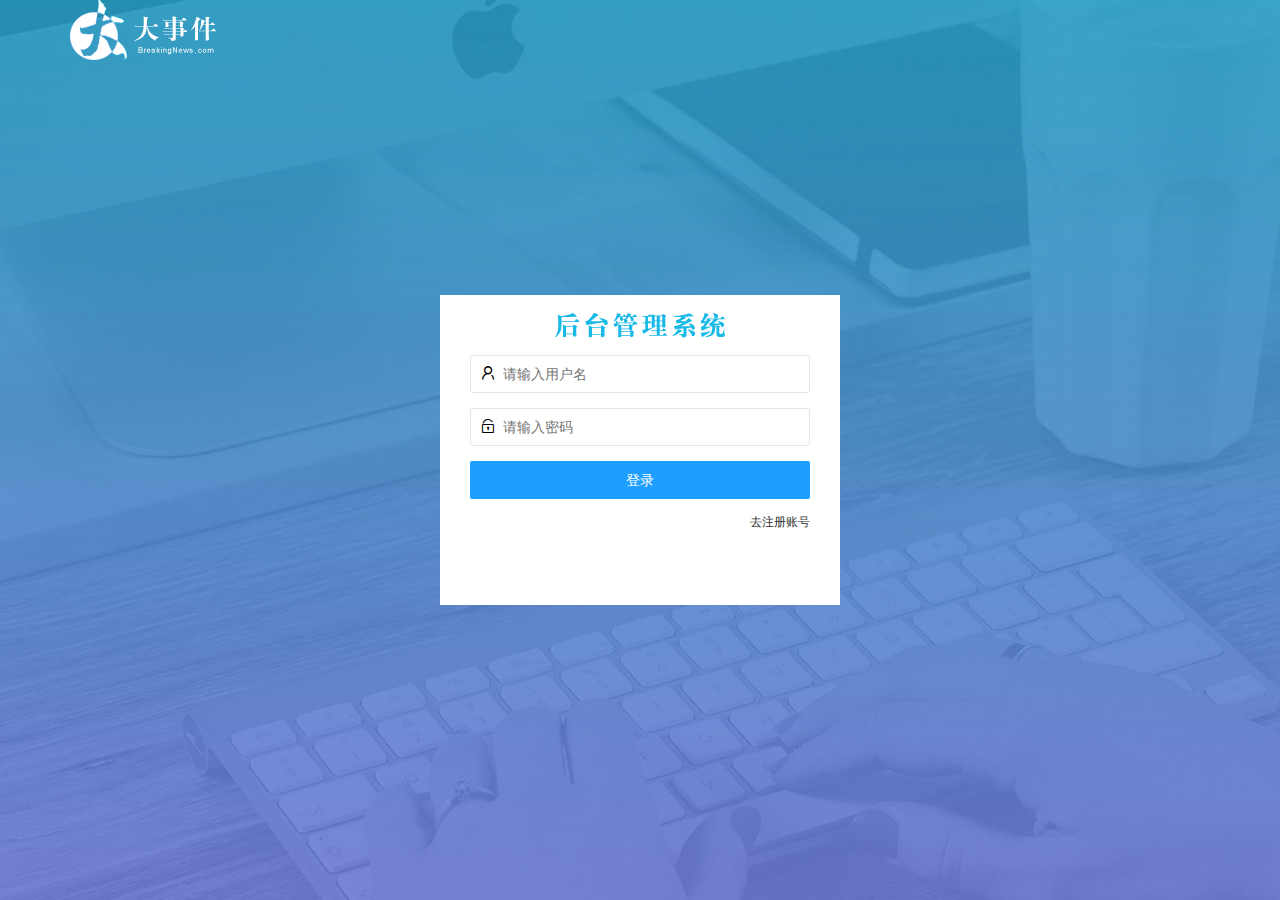
<file: login.html>
<!DOCTYPE html>
<html lang="en">

<head>
  <meta charset="UTF-8">
  <meta name="viewport" content="width=device-width, initial-scale=1.0">
  <title>大事件项目——登录/注册</title>
  <link rel="stylesheet" href="./assets/lib/layui/css/layui.css">
  <link rel="stylesheet" href="./assets/css/login.css">
</head>

<body>
  <!-- 头部的logo -->
  <div class="layui-main">
    <img src="/assets/images/logo.png" alt="">
  </div>

  <!-- 登录注册区域 -->
  <div class="loginAndRegBox">
    <div class="title-box"></div>
    <!-- 登录的div -->
    <div class="login-box">
      <!-- 登录的表单 -->
      <form class="layui-form" id="form_login">
        <!-- 用户名 -->
        <div class="layui-form-item">
          <i class="layui-icon layui-icon-username"></i>
          <input type="text" name="username" id="userName" required lay-verify="required" placeholder="请输入用户名"
            autocomplete="off" class="layui-input">
        </div>
        <!-- 密码 -->
        <div class="layui-form-item">
          <i class="layui-icon layui-icon-password"></i>
          <input type="password" name="password" id="passWord" required lay-verify="required|pwd" placeholder="请输入密码"
            autocomplete="off" class="layui-input">
        </div>
        <!-- 登录按钮 -->
        <div class="layui-form-item">
          <!-- 表单按钮和put按钮的区别  lay-submit属性-->
          <button class="layui-btn layui-btn-fluid layui-btn layui-btn-normal" lay-submit>登录</button>
        </div>
        <div class="layui-form-item links">
          <a href="javascript:;" id="link_reg">去注册账号</a>
        </div>
      </form>
    </div>
    <!-- 注册的div -->
    <div class="reg-box">
      <!-- 注册的表单 -->
      <form class="layui-form" id="form_reg">
        <!-- 用户名 -->
        <div class="layui-form-item">
          <i class="layui-icon layui-icon-username"></i>
          <input type="text" name="username" required lay-verify="required" placeholder="请输入用户名" autocomplete="off"
            class="layui-input">
        </div>
        <!-- 密码 -->
        <div class="layui-form-item">
          <i class="layui-icon layui-icon-password"></i>
          <input type="password" name="password" required lay-verify="required|pwd" placeholder="请输入密码"
            autocomplete="off" class="layui-input">
        </div>
        <!-- 密码确认 -->
        <div class="layui-form-item">
          <i class="layui-icon layui-icon-password"></i>
          <input type="password" name="repassword" required lay-verif3y="required|pwd|repwd" placeholder="再次确认密码"
            autocomplete="off" class="layui-input">
        </div>
        <!-- 登录按钮 -->
        <div class="layui-form-item">
          <!-- 表单按钮和put按钮的区别  lay-submit属性-->
          <button class="layui-btn layui-btn-fluid layui-btn layui-btn-normal" lay-submit>注册</button>
        </div>
        <div class="layui-form-item links">
          <a href="javascript:;" id="link_login">去登录</a>
        </div>
      </form>
    </div>
  </div>

  <!-- 导入layui的JS文件 -->
  <script src="./assets/lib/layui/layui.all.js"></script>
  <!-- 导入jQuery -->
  <script src="./assets/lib/jquery.js"></script>
  <script src="./assets/js/baseApi.js"></script>
  <!-- 导入自己的 JS -->
  <script src="./assets/js/login.js"></script>
</body>

</html>
</file>
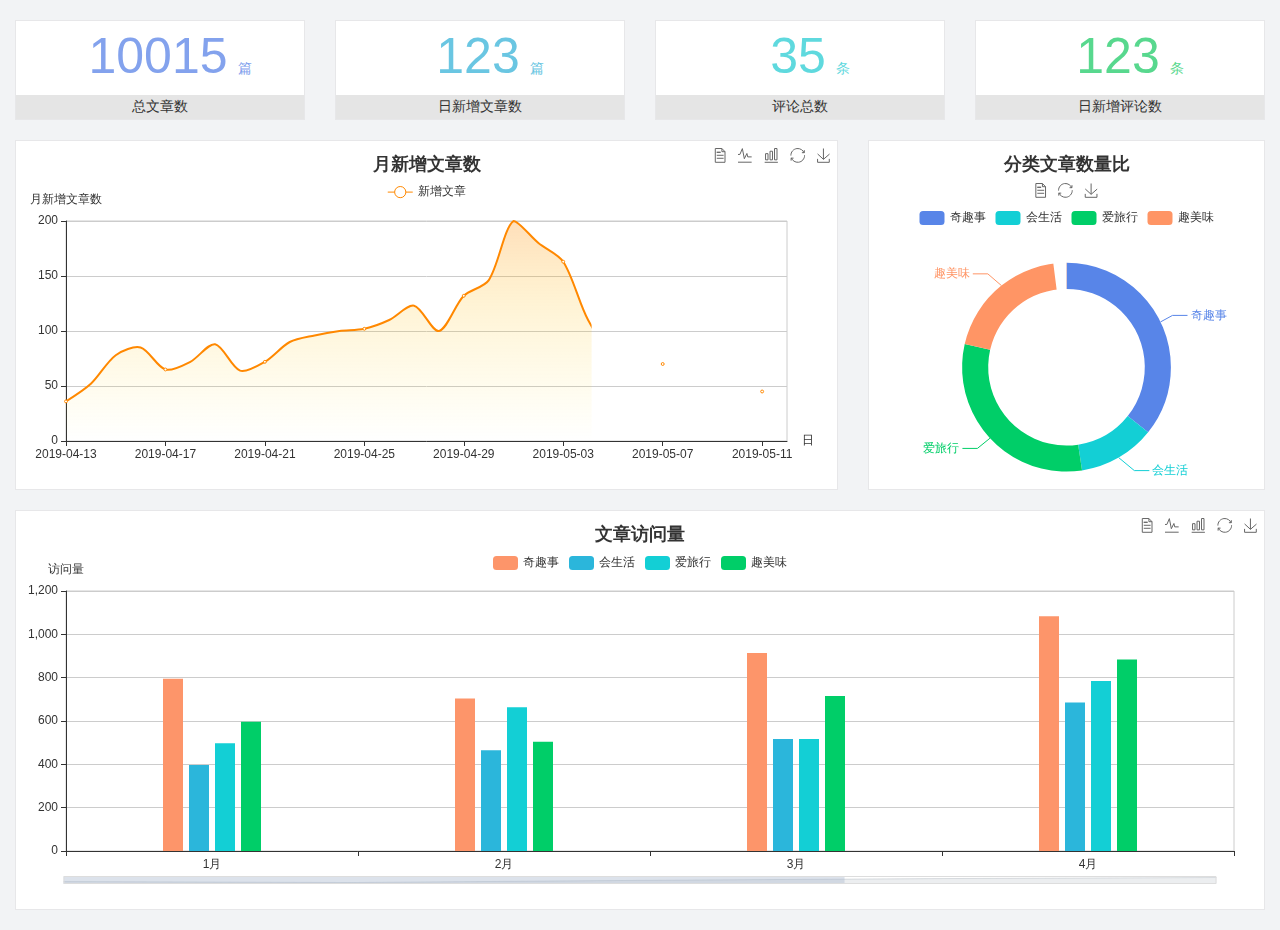
<file: home/dashboard.html>
<!DOCTYPE html>
<html lang="en">

<head>
  <meta charset="UTF-8">
  <meta name="viewport" content="width=device-width, initial-scale=1.0">
  <meta http-equiv="X-UA-Compatible" content="ie=edge">
  <title>图表统计</title>
  <link rel="stylesheet" href="/assets/lib/bootstrap.css">
  <link rel="stylesheet" href="/assets/lib/main.css">
  <script src="/assets/lib/jquery.js"></script>
  <script type="text/javascript" src="/assets/lib/echarts.min.js"></script>
</head>

<body>
  <div class="container-fluid">
    <div class="row spannel_list">
      <div class="col-sm-3 col-xs-6">
        <div class="spannel">
          <em>10015</em><span>篇</span>
          <b>总文章数</b>
        </div>
      </div>
      <div class="col-sm-3 col-xs-6">
        <div class="spannel scolor01">
          <em>123</em><span>篇</span>
          <b>日新增文章数</b>
        </div>
      </div>
      <div class="col-sm-3 col-xs-6">
        <div class="spannel scolor02">
          <em>35</em><span>条</span>
          <b>评论总数</b>
        </div>
      </div>
      <div class="col-sm-3 col-xs-6">
        <div class="spannel scolor03">
          <em>123</em><span>条</span>
          <b>日新增评论数</b>
        </div>
      </div>
    </div>
  </div>

  <div class="container-fluid">
    <div class="row curve-pie">
      <div class="col-lg-8 col-md-8">
        <div class="gragh_pannel" id="curve_show"></div>
      </div>
      <div class="col-lg-4 col-md-4">
        <div class="gragh_pannel" id="pie_show"></div>
      </div>
    </div>
  </div>

  <div class="container-fluid">
    <div class="column_pannel" id="column_show"></div>
  </div>

  <script>
    var oChart = echarts.init(document.getElementById('curve_show'));
    var aList_all = [
      { 'count': 36, 'date': '2019-04-13' },
      { 'count': 52, 'date': '2019-04-14' },
      { 'count': 78, 'date': '2019-04-15' },
      { 'count': 85, 'date': '2019-04-16' },
      { 'count': 65, 'date': '2019-04-17' },
      { 'count': 72, 'date': '2019-04-18' },
      { 'count': 88, 'date': '2019-04-19' },
      { 'count': 64, 'date': '2019-04-20' },
      { 'count': 72, 'date': '2019-04-21' },
      { 'count': 90, 'date': '2019-04-22' },
      { 'count': 96, 'date': '2019-04-23' },
      { 'count': 100, 'date': '2019-04-24' },
      { 'count': 102, 'date': '2019-04-25' },
      { 'count': 110, 'date': '2019-04-26' },
      { 'count': 123, 'date': '2019-04-27' },
      { 'count': 100, 'date': '2019-04-28' },
      { 'count': 132, 'date': '2019-04-29' },
      { 'count': 146, 'date': '2019-04-30' },
      { 'count': 200, 'date': '2019-05-01' },
      { 'count': 180, 'date': '2019-05-02' },
      { 'count': 163, 'date': '2019-05-03' },
      { 'count': 110, 'date': '2019-05-04' },
      { 'count': 80, 'date': '2019-05-05' },
      { 'count': 82, 'date': '2019-05-06' },
      { 'count': 70, 'date': '2019-05-07' },
      { 'count': 65, 'date': '2019-05-08' },
      { 'count': 54, 'date': '2019-05-09' },
      { 'count': 40, 'date': '2019-05-10' },
      { 'count': 45, 'date': '2019-05-11' },
      { 'count': 38, 'date': '2019-05-12' },
    ];

    let aCount = [];
    let aDate = [];

    for (var i = 0; i < aList_all.length; i++) {
      aCount.push(aList_all[i].count);
      aDate.push(aList_all[i].date);
    }

    var chartopt = {
      title: {
        text: '月新增文章数',
        left: 'center',
        top: '10'
      },
      tooltip: {
        trigger: 'axis'
      },
      legend: {
        data: ['新增文章'],
        top: '40'
      },
      toolbox: {
        show: true,
        feature: {
          mark: { show: true },
          dataView: { show: true, readOnly: false },
          magicType: { show: true, type: ['line', 'bar'] },
          restore: { show: true },
          saveAsImage: { show: true }
        }
      },
      calculable: true,
      xAxis: [
        {
          name: '日',
          type: 'category',
          boundaryGap: false,
          data: aDate
        }
      ],
      yAxis: [
        {
          name: '月新增文章数',
          type: 'value'
        }
      ],
      series: [
        {
          name: '新增文章',
          type: 'line',
          smooth: true,
          itemStyle: { normal: { areaStyle: { type: 'default' }, color: '#f80' }, lineStyle: { color: '#f80' } },
          data: aCount
        }],
      areaStyle: {
        normal: {
          color: new echarts.graphic.LinearGradient(0, 0, 0, 1, [{
            offset: 0,
            color: 'rgba(255,136,0,0.39)'
          }, {
            offset: .34,
            color: 'rgba(255,180,0,0.25)'
          }, {
            offset: 1,
            color: 'rgba(255,222,0,0.00)'
          }])

        }
      },
      grid: {
        show: true,
        x: 50,
        x2: 50,
        y: 80,
        height: 220
      }
    };

    oChart.setOption(chartopt);


    var oPie = echarts.init(document.getElementById('pie_show'));
    var oPieopt =
    {
      title: {
        top: 10,
        text: '分类文章数量比',
        x: 'center'
      },
      tooltip: {
        trigger: 'item',
        formatter: "{a} <br/>{b} : {c} ({d}%)"
      },
      color: ['#5885e8', '#13cfd5', '#00ce68', '#ff9565'],
      legend: {
        x: 'center',
        top: 65,
        data: ['奇趣事', '会生活', '爱旅行', '趣美味']
      },
      toolbox: {
        show: true,
        x: 'center',
        top: 35,
        feature: {
          mark: { show: true },
          dataView: { show: true, readOnly: false },
          magicType: {
            show: true,
            type: ['pie', 'funnel'],
            option: {
              funnel: {
                x: '25%',
                width: '50%',
                funnelAlign: 'left',
                max: 1548
              }
            }
          },
          restore: { show: true },
          saveAsImage: { show: true }
        }
      },
      calculable: true,
      series: [
        {
          name: '访问来源',
          type: 'pie',
          radius: ['45%', '60%'],
          center: ['50%', '65%'],
          data: [
            { value: 300, name: '奇趣事' },
            { value: 100, name: '会生活' },
            { value: 260, name: '爱旅行' },
            { value: 180, name: '趣美味' }
          ]
        }
      ]
    };
    oPie.setOption(oPieopt);



    var oColumn = this.echarts.init(document.getElementById('column_show'));
    var oColumnopt =
    {
      title: {
        text: '文章访问量',
        left: 'center',
        top: '10'
      },
      tooltip: {
        trigger: 'axis'
      },
      legend: {
        data: ['奇趣事', '会生活', '爱旅行', '趣美味'],
        top: '40'
      },
      toolbox: {
        show: true,
        feature: {
          mark: { show: true },
          dataView: { show: true, readOnly: false },
          magicType: { show: true, type: ['line', 'bar'] },
          restore: { show: true },
          saveAsImage: { show: true }
        }
      },
      calculable: true,
      xAxis: [
        {
          type: 'category',
          data: ['1月', '2月', '3月', '4月', '5月']
        }
      ],
      yAxis: [
        {
          name: '访问量',
          type: 'value'
        }
      ],
      series: [
        {
          name: '奇趣事',
          type: 'bar',
          barWidth: 20,
          itemStyle: {
            normal: { areaStyle: { type: 'default' }, color: '#fd956a' }
          },
          data: [800, 708, 920, 1090, 1200]
        },
        {
          name: '会生活',
          type: 'bar',
          barWidth: 20,
          itemStyle: {
            normal: { areaStyle: { type: 'default' }, color: '#2bb6db' }
          },
          data: [400, 468, 520, 690, 800]
        },
        {
          name: '爱旅行',
          type: 'bar',
          barWidth: 20,
          itemStyle: {
            normal: { areaStyle: { type: 'default' }, color: '#13cfd5' }
          },
          data: [500, 668, 520, 790, 900]
        },
        {
          name: '趣美味',
          type: 'bar',
          barWidth: 20,
          itemStyle: {
            normal: { areaStyle: { type: 'default' }, color: '#00ce68' }
          },
          data: [600, 508, 720, 890, 1000]
        }
      ],
      grid: {
        show: true,
        x: 50,
        x2: 30,
        y: 80,
        height: 260
      },
      dataZoom: [//给x轴设置滚动条
        {
          start: 0,//默认为0
          end: 100 - 1000 / 31,//默认为100
          type: 'slider',
          show: true,
          xAxisIndex: [0],
          handleSize: 0,//滑动条的 左右2个滑动条的大小
          height: 8,//组件高度
          left: 45, //左边的距离
          right: 50,//右边的距离
          bottom: 26,//右边的距离
          handleColor: '#ddd',//h滑动图标的颜色
          handleStyle: {
            borderColor: "#cacaca",
            borderWidth: "1",
            shadowBlur: 2,
            background: "#ddd",
            shadowColor: "#ddd",
          }
        }]
    };
    oColumn.setOption(oColumnopt);
  </script>
</body>

</html>
</file>
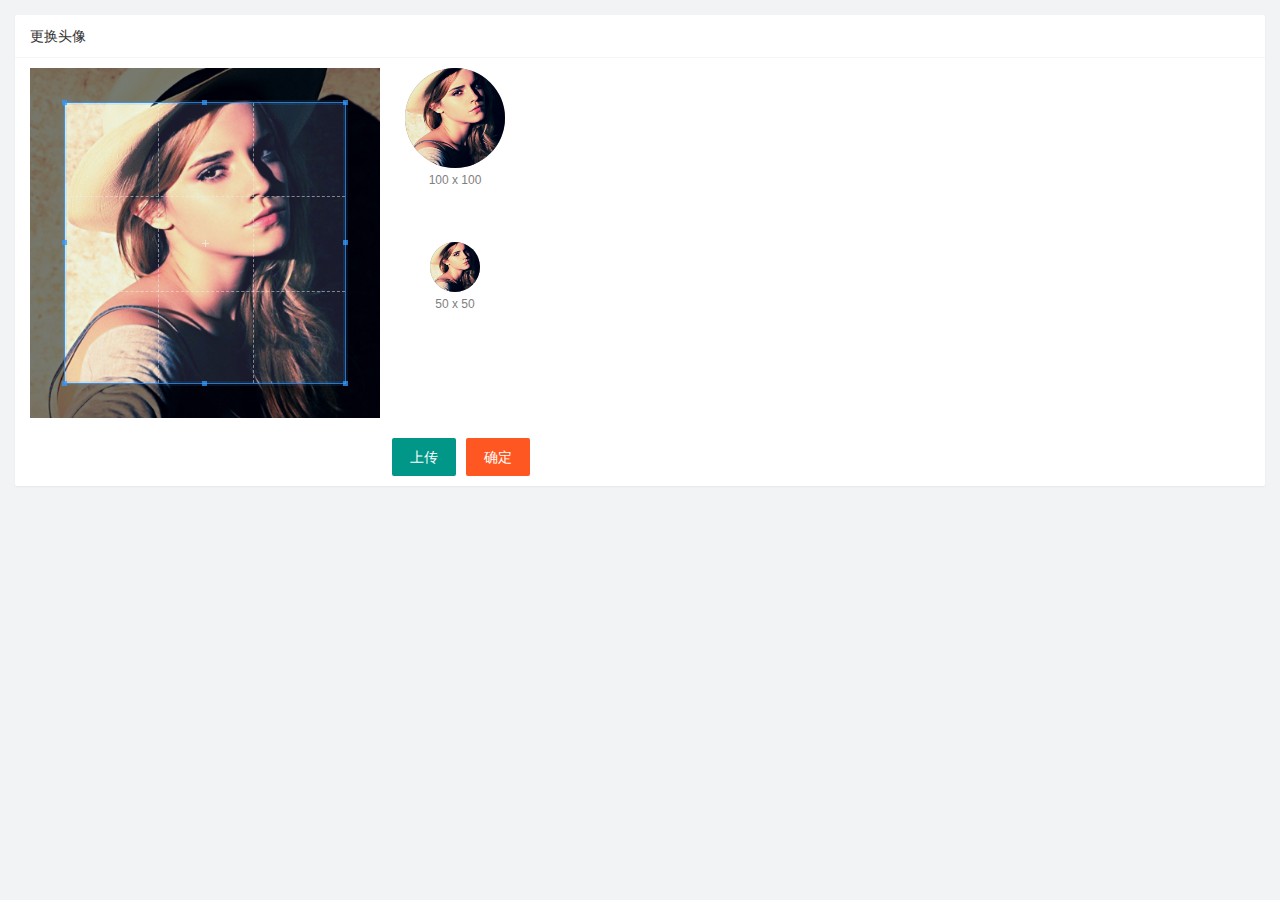
<file: user/user_avatar.html>
<!DOCTYPE html>
<html lang="en">

<head>
  <meta charset="UTF-8">
  <meta name="viewport" content="width=device-width, initial-scale=1.0">
  <title>Document</title>
  <link rel="stylesheet" href="/assets/lib/layui/css/layui.css" />
  <link rel="stylesheet" href="/assets/lib/cropper/cropper.css" />
  <link rel="stylesheet" href="/assets/css/user/user_avatar.css" />
</head>

<body>
  <!-- 卡片区域 -->
  <div class="layui-card">
    <div class="layui-card-header">更换头像</div>
    <div class="layui-card-body">
      <!-- 第一行的图片裁剪和预览区域 -->
      <div class="row1">
        <!-- 图片裁剪区域 -->
        <div class="cropper-box">
          <!-- 这个 img 标签很重要，将来会把它初始化为裁剪区域 -->
          <img id="image" src="/assets/images/sample.jpg" />
        </div>
        <!-- 图片的预览区域 -->
        <div class="preview-box">
          <div>
            <!-- 宽高为 100px 的预览区域 -->
            <div class="img-preview w100"></div>
            <p class="size">100 x 100</p>
          </div>
          <div>
            <!-- 宽高为 50px 的预览区域 -->
            <div class="img-preview w50"></div>
            <p class="size">50 x 50</p>
          </div>
        </div>
      </div>

      <!-- 第二行的按钮区域 -->
      <div class="row2">
        <!-- 通过accept属性 可以指定 允许用户选择什么类型的文件 -->
        <input type="file" id="file" accept="image/png,image/jpeg">
        <button type="button" class="layui-btn" id="btnChooseImage">上传</button>
        <button type="button" class="layui-btn layui-btn-danger" id="btnUpload">确定</button>
      </div>
    </div>
  </div>

  <script src="/assets/lib/layui/layui.all.js"></script>
  <script src="/assets/lib/jquery.js"></script>
  <script src="/assets/lib/cropper/Cropper.js"></script>
  <script src="/assets/lib/cropper/jquery-cropper.js"></script>
  <script src="/assets/js/baseApi.js"></script>
  <script src="/assets/js/user/user_avatar.js"></script>
</body>

</html>
</file>
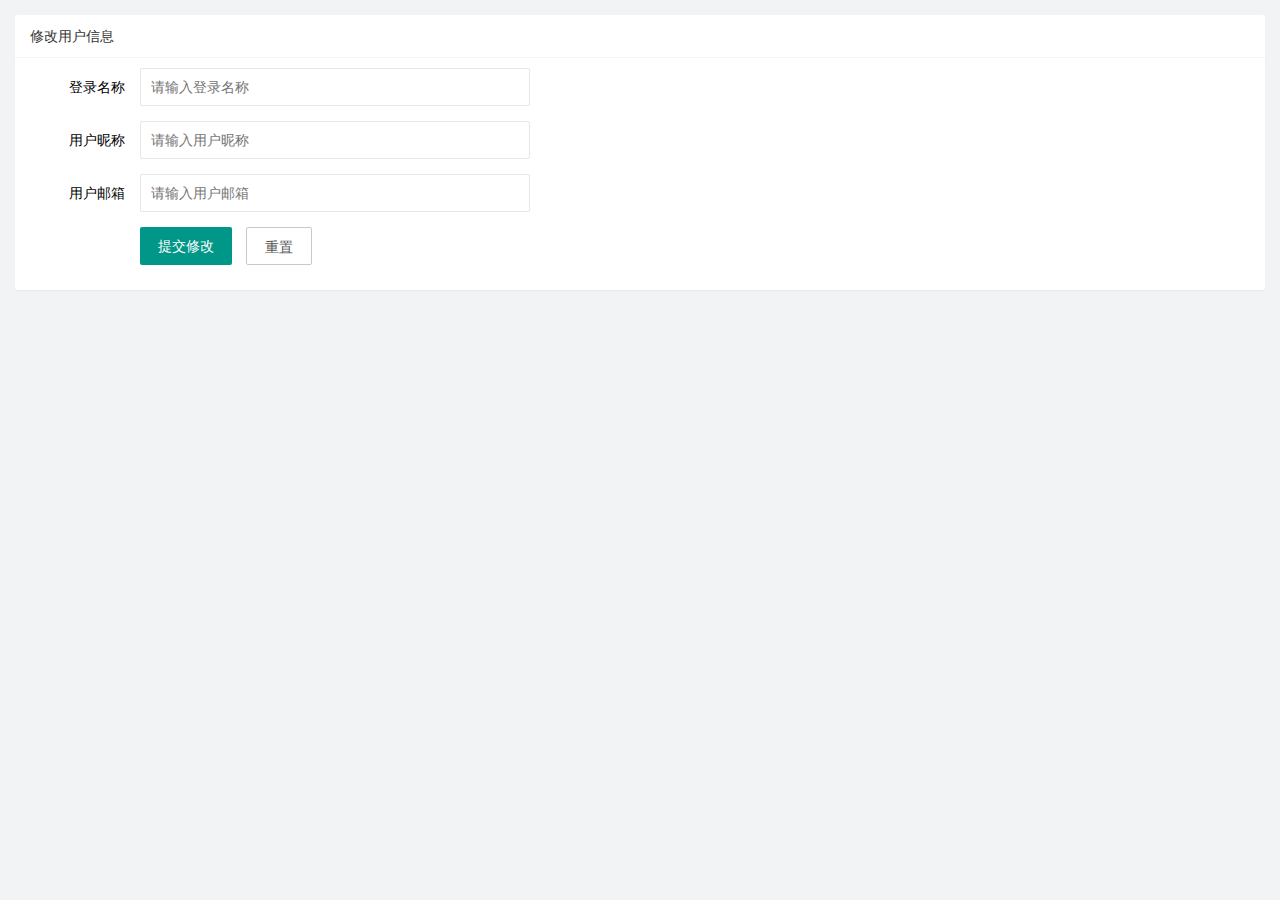
<file: user/user_info.html>
<!DOCTYPE html>
<html lang="en">

<head>
  <meta charset="UTF-8">
  <meta name="viewport" content="width=device-width, initial-scale=1.0">
  <title>Document</title>
  <link rel="stylesheet" href="/assets/lib/layui/css/layui.css">
  <!-- 导入自己的css样式 -->
  <link rel="stylesheet" href="/assets/css/user/user_info.css">
</head>

<body>
  <!-- 卡片区域 -->
  <div class="layui-card">
    <div class="layui-card-header">修改用户信息</div>
    <div class="layui-card-body">
      <!-- form表单区域 -->
      <form class="layui-form" id="formSub" lay-filter="formUserInfo">
        <!-- 这是隐藏域 -->
        <input type="hidden" name="id" />
        <div class="layui-form-item">
          <label class="layui-form-label">登录名称</label>
          <div class="layui-input-block">
            <input type="text" name="username" required lay-verify="required" placeholder="请输入登录名称" autocomplete="off"
              class="layui-input" readonly />
          </div>
        </div>
        <div class="layui-form-item">
          <label class="layui-form-label">用户昵称</label>
          <div class="layui-input-block">
            <input type="text" name="nickname" id="nickname" required lay-verify="required|nickname" placeholder="请输入用户昵称" autocomplete="off"
              class="layui-input">
          </div>
        </div>
        <div class="layui-form-item">
          <label class="layui-form-label">用户邮箱</label>
          <div class="layui-input-block">
            <input type="text" name="email" id="email" required lay-verify="required|email" placeholder="请输入用户邮箱" autocomplete="off"
              class="layui-input">
          </div>
        </div>
        <div class="layui-form-item">
          <div class="layui-input-block">
            <button class="layui-btn" lay-submit lay-filter="formDemo">提交修改</button>
            <button type="reset" class="layui-btn layui-btn-primary" id="btnReset">重置</button>
          </div>
        </div>
      </form>
    </div>
  </div>

  <!-- 导入layui的JS -->
  <script src="/assets/lib/layui/layui.all.js"></script>
  <!-- 导入jQuery -->
  <script src="/assets/lib/jquery.js"></script>
  <!-- 导入baseAPI -->
  <script src="/assets/js/baseApi.js"></script>
  <!-- 导入自己的JS -->
  <script src="/assets/js/user/user_info.js"></script>
</body>

</html>
</file>
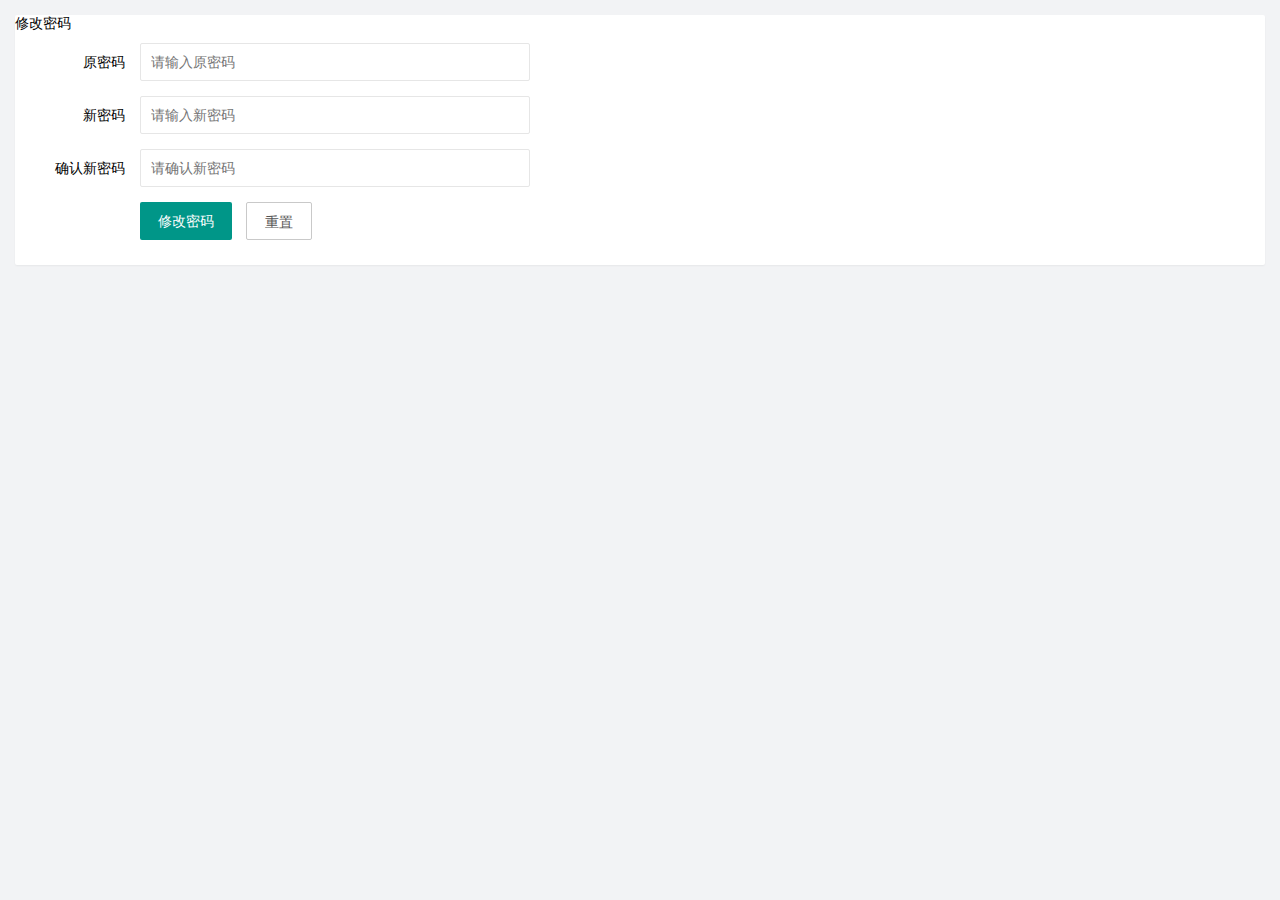
<file: user/user_pwd.html>
<!DOCTYPE html>
<html lang="en">

<head>
  <meta charset="UTF-8">
  <meta name="viewport" content="width=device-width, initial-scale=1.0">
  <title>Document</title>
  <link rel="stylesheet" href="/assets/lib/layui/css/layui.css">
  <link rel="stylesheet" href="/assets/css/user/user_pwd.css">
</head>

<body>
  <!-- 卡片区域 -->
  <div class="layui-card">
    <div class="layui-card-h eader">修改密码</div>
    <div class="layui-card-body">
      <form class="layui-form">
        <div class="layui-form-item">
          <label class="layui-form-label">原密码</label>
          <div class="layui-input-block">
            <input type="password" name="old_pwd" id="old_pwd" required lay-verify="required|pwd" placeholder="请输入原密码" autocomplete="off"
              class="layui-input">
          </div>
        </div>
        <div class="layui-form-item">
          <label class="layui-form-label">新密码</label>
          <div class="layui-input-block">
            <input type="password" name="new_pwd" id="new_pwd" required lay-verify="required|pwd|samePwd" placeholder="请输入新密码" autocomplete="off"
              class="layui-input">
          </div>
        </div>
        <div class="layui-form-item">
          <label class="layui-form-label">确认新密码</label>
          <div class="layui-input-block">
            <input type="password" name="re_pwd" id="re_pwd" required lay-verify="required|pwd|rePwd" placeholder="请确认新密码" autocomplete="off"
              class="layui-input">
          </div>
        </div>
        <div class="layui-form-item">
          <div class="layui-input-block">
            <button class="layui-btn" lay-submit lay-filter="formDemo">修改密码</button>
            <button type="reset" class="layui-btn layui-btn-primary">重置</button>
          </div>
        </div>
      </form>
    </div>
  </div>

  <!-- 导入layui的JS -->
  <script src="/assets/lib/layui/layui.all.js"></script>
  <!-- jquery -->
  <script src="/assets/lib/jquery.js"></script>
  <!-- baseApi.js -->
  <script src="/assets/js/baseApi.js"></script>
  <!-- 自己的JS -->
  <script src="/assets/js/user/user_pwd.js"></script>
</body>

</html>
</file>
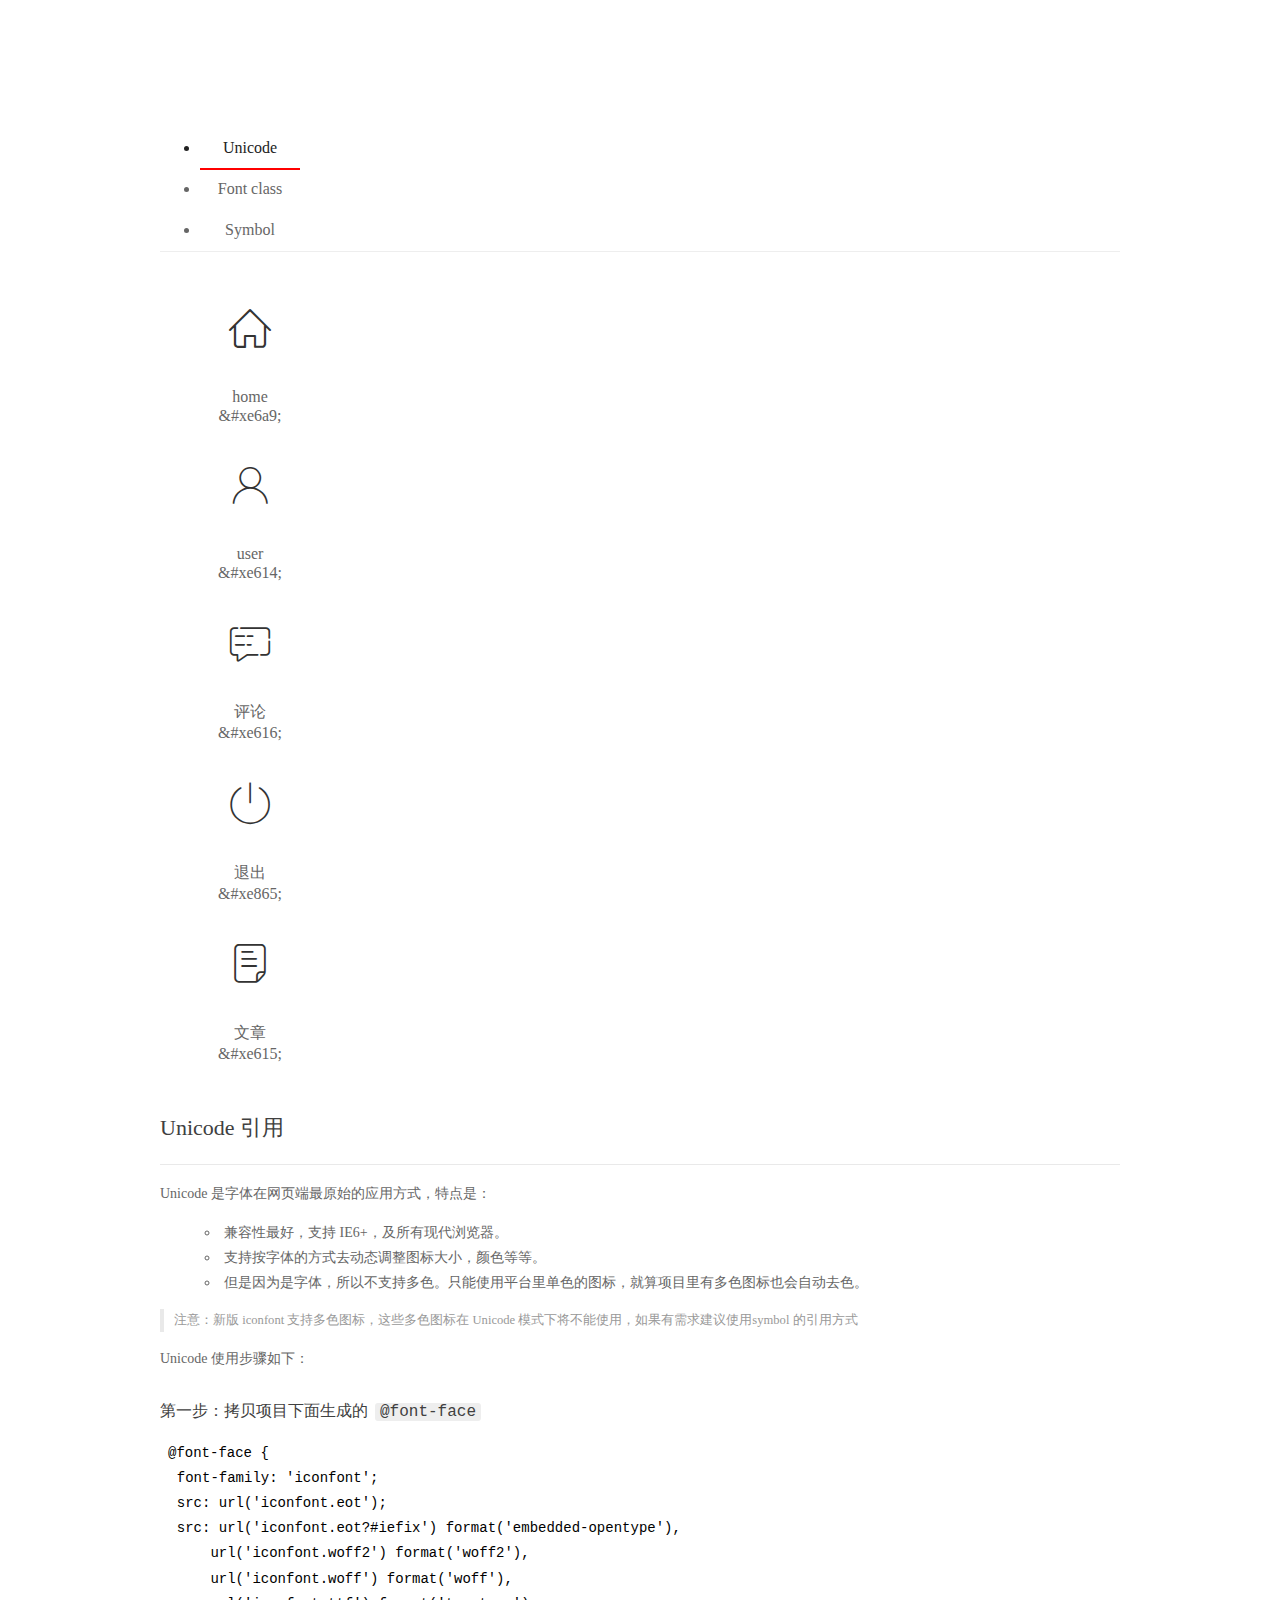
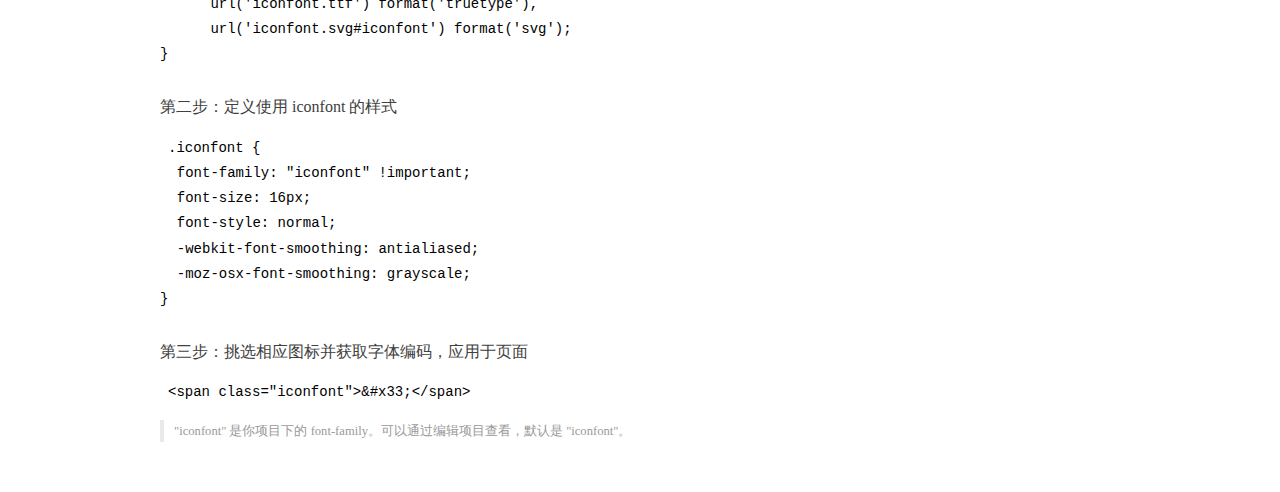
<file: assets/fonts/demo_index.html>
<!DOCTYPE html>
<html>
<head>
  <meta charset="utf-8"/>
  <title>IconFont Demo</title>
  <link rel="shortcut icon" href="https://gtms04.alicdn.com/tps/i4/TB1_oz6GVXXXXaFXpXXJDFnIXXX-64-64.ico" type="image/x-icon"/>
  <link rel="stylesheet" href="https://g.alicdn.com/thx/cube/1.3.2/cube.min.css">
  <link rel="stylesheet" href="demo.css">
  <link rel="stylesheet" href="iconfont.css">
  <script src="iconfont.js"></script>
  <!-- jQuery -->
  <script src="https://a1.alicdn.com/oss/uploads/2018/12/26/7bfddb60-08e8-11e9-9b04-53e73bb6408b.js"></script>
  <!-- 代码高亮 -->
  <script src="https://a1.alicdn.com/oss/uploads/2018/12/26/a3f714d0-08e6-11e9-8a15-ebf944d7534c.js"></script>
</head>
<body>
  <div class="main">
    <h1 class="logo"><a href="https://www.iconfont.cn/" title="iconfont 首页" target="_blank">&#xe86b;</a></h1>
    <div class="nav-tabs">
      <ul id="tabs" class="dib-box">
        <li class="dib active"><span>Unicode</span></li>
        <li class="dib"><span>Font class</span></li>
        <li class="dib"><span>Symbol</span></li>
      </ul>
      
    </div>
    <div class="tab-container">
      <div class="content unicode" style="display: block;">
          <ul class="icon_lists dib-box">
          
            <li class="dib">
              <span class="icon iconfont">&#xe6a9;</span>
                <div class="name">home</div>
                <div class="code-name">&amp;#xe6a9;</div>
              </li>
          
            <li class="dib">
              <span class="icon iconfont">&#xe614;</span>
                <div class="name">user</div>
                <div class="code-name">&amp;#xe614;</div>
              </li>
          
            <li class="dib">
              <span class="icon iconfont">&#xe616;</span>
                <div class="name">评论</div>
                <div class="code-name">&amp;#xe616;</div>
              </li>
          
            <li class="dib">
              <span class="icon iconfont">&#xe865;</span>
                <div class="name">退出</div>
                <div class="code-name">&amp;#xe865;</div>
              </li>
          
            <li class="dib">
              <span class="icon iconfont">&#xe615;</span>
                <div class="name">文章</div>
                <div class="code-name">&amp;#xe615;</div>
              </li>
          
          </ul>
          <div class="article markdown">
          <h2 id="unicode-">Unicode 引用</h2>
          <hr>

          <p>Unicode 是字体在网页端最原始的应用方式，特点是：</p>
          <ul>
            <li>兼容性最好，支持 IE6+，及所有现代浏览器。</li>
            <li>支持按字体的方式去动态调整图标大小，颜色等等。</li>
            <li>但是因为是字体，所以不支持多色。只能使用平台里单色的图标，就算项目里有多色图标也会自动去色。</li>
          </ul>
          <blockquote>
            <p>注意：新版 iconfont 支持多色图标，这些多色图标在 Unicode 模式下将不能使用，如果有需求建议使用symbol 的引用方式</p>
          </blockquote>
          <p>Unicode 使用步骤如下：</p>
          <h3 id="-font-face">第一步：拷贝项目下面生成的 <code>@font-face</code></h3>
<pre><code class="language-css"
>@font-face {
  font-family: 'iconfont';
  src: url('iconfont.eot');
  src: url('iconfont.eot?#iefix') format('embedded-opentype'),
      url('iconfont.woff2') format('woff2'),
      url('iconfont.woff') format('woff'),
      url('iconfont.ttf') format('truetype'),
      url('iconfont.svg#iconfont') format('svg');
}
</code></pre>
          <h3 id="-iconfont-">第二步：定义使用 iconfont 的样式</h3>
<pre><code class="language-css"
>.iconfont {
  font-family: "iconfont" !important;
  font-size: 16px;
  font-style: normal;
  -webkit-font-smoothing: antialiased;
  -moz-osx-font-smoothing: grayscale;
}
</code></pre>
          <h3 id="-">第三步：挑选相应图标并获取字体编码，应用于页面</h3>
<pre>
<code class="language-html"
>&lt;span class="iconfont"&gt;&amp;#x33;&lt;/span&gt;
</code></pre>
          <blockquote>
            <p>"iconfont" 是你项目下的 font-family。可以通过编辑项目查看，默认是 "iconfont"。</p>
          </blockquote>
          </div>
      </div>
      <div class="content font-class">
        <ul class="icon_lists dib-box">
          
          <li class="dib">
            <span class="icon iconfont icon-home"></span>
            <div class="name">
              home
            </div>
            <div class="code-name">.icon-home
            </div>
          </li>
          
          <li class="dib">
            <span class="icon iconfont icon-user"></span>
            <div class="name">
              user
            </div>
            <div class="code-name">.icon-user
            </div>
          </li>
          
          <li class="dib">
            <span class="icon iconfont icon-pinglun"></span>
            <div class="name">
              评论
            </div>
            <div class="code-name">.icon-pinglun
            </div>
          </li>
          
          <li class="dib">
            <span class="icon iconfont icon-tuichu"></span>
            <div class="name">
              退出
            </div>
            <div class="code-name">.icon-tuichu
            </div>
          </li>
          
          <li class="dib">
            <span class="icon iconfont icon-16"></span>
            <div class="name">
              文章
            </div>
            <div class="code-name">.icon-16
            </div>
          </li>
          
        </ul>
        <div class="article markdown">
        <h2 id="font-class-">font-class 引用</h2>
        <hr>

        <p>font-class 是 Unicode 使用方式的一种变种，主要是解决 Unicode 书写不直观，语意不明确的问题。</p>
        <p>与 Unicode 使用方式相比，具有如下特点：</p>
        <ul>
          <li>兼容性良好，支持 IE8+，及所有现代浏览器。</li>
          <li>相比于 Unicode 语意明确，书写更直观。可以很容易分辨这个 icon 是什么。</li>
          <li>因为使用 class 来定义图标，所以当要替换图标时，只需要修改 class 里面的 Unicode 引用。</li>
          <li>不过因为本质上还是使用的字体，所以多色图标还是不支持的。</li>
        </ul>
        <p>使用步骤如下：</p>
        <h3 id="-fontclass-">第一步：引入项目下面生成的 fontclass 代码：</h3>
<pre><code class="language-html">&lt;link rel="stylesheet" href="./iconfont.css"&gt;
</code></pre>
        <h3 id="-">第二步：挑选相应图标并获取类名，应用于页面：</h3>
<pre><code class="language-html">&lt;span class="iconfont icon-xxx"&gt;&lt;/span&gt;
</code></pre>
        <blockquote>
          <p>"
            iconfont" 是你项目下的 font-family。可以通过编辑项目查看，默认是 "iconfont"。</p>
        </blockquote>
      </div>
      </div>
      <div class="content symbol">
          <ul class="icon_lists dib-box">
          
            <li class="dib">
                <svg class="icon svg-icon" aria-hidden="true">
                  <use xlink:href="#icon-home"></use>
                </svg>
                <div class="name">home</div>
                <div class="code-name">#icon-home</div>
            </li>
          
            <li class="dib">
                <svg class="icon svg-icon" aria-hidden="true">
                  <use xlink:href="#icon-user"></use>
                </svg>
                <div class="name">user</div>
                <div class="code-name">#icon-user</div>
            </li>
          
            <li class="dib">
                <svg class="icon svg-icon" aria-hidden="true">
                  <use xlink:href="#icon-pinglun"></use>
                </svg>
                <div class="name">评论</div>
                <div class="code-name">#icon-pinglun</div>
            </li>
          
            <li class="dib">
                <svg class="icon svg-icon" aria-hidden="true">
                  <use xlink:href="#icon-tuichu"></use>
                </svg>
                <div class="name">退出</div>
                <div class="code-name">#icon-tuichu</div>
            </li>
          
            <li class="dib">
                <svg class="icon svg-icon" aria-hidden="true">
                  <use xlink:href="#icon-16"></use>
                </svg>
                <div class="name">文章</div>
                <div class="code-name">#icon-16</div>
            </li>
          
          </ul>
          <div class="article markdown">
          <h2 id="symbol-">Symbol 引用</h2>
          <hr>

          <p>这是一种全新的使用方式，应该说这才是未来的主流，也是平台目前推荐的用法。相关介绍可以参考这篇<a href="">文章</a>
            这种用法其实是做了一个 SVG 的集合，与另外两种相比具有如下特点：</p>
          <ul>
            <li>支持多色图标了，不再受单色限制。</li>
            <li>通过一些技巧，支持像字体那样，通过 <code>font-size</code>, <code>color</code> 来调整样式。</li>
            <li>兼容性较差，支持 IE9+，及现代浏览器。</li>
            <li>浏览器渲染 SVG 的性能一般，还不如 png。</li>
          </ul>
          <p>使用步骤如下：</p>
          <h3 id="-symbol-">第一步：引入项目下面生成的 symbol 代码：</h3>
<pre><code class="language-html">&lt;script src="./iconfont.js"&gt;&lt;/script&gt;
</code></pre>
          <h3 id="-css-">第二步：加入通用 CSS 代码（引入一次就行）：</h3>
<pre><code class="language-html">&lt;style&gt;
.icon {
  width: 1em;
  height: 1em;
  vertical-align: -0.15em;
  fill: currentColor;
  overflow: hidden;
}
&lt;/style&gt;
</code></pre>
          <h3 id="-">第三步：挑选相应图标并获取类名，应用于页面：</h3>
<pre><code class="language-html">&lt;svg class="icon" aria-hidden="true"&gt;
  &lt;use xlink:href="#icon-xxx"&gt;&lt;/use&gt;
&lt;/svg&gt;
</code></pre>
          </div>
      </div>

    </div>
  </div>
  <script>
  $(document).ready(function () {
      $('.tab-container .content:first').show()

      $('#tabs li').click(function (e) {
        var tabContent = $('.tab-container .content')
        var index = $(this).index()

        if ($(this).hasClass('active')) {
          return
        } else {
          $('#tabs li').removeClass('active')
          $(this).addClass('active')

          tabContent.hide().eq(index).fadeIn()
        }
      })
    })
  </script>
</body>
</html>
</file>
<file: assets/lib/layui/css/layui.css>
/** layui-v2.5.5 MIT License By https://www.layui.com */
 .layui-inline,img{display:inline-block;vertical-align:middle}h1,h2,h3,h4,h5,h6{font-weight:400}.layui-edge,.layui-header,.layui-inline,.layui-main{position:relative}.layui-body,.layui-edge,.layui-elip{overflow:hidden}.layui-btn,.layui-edge,.layui-inline,img{vertical-align:middle}.layui-btn,.layui-disabled,.layui-icon,.layui-unselect{-moz-user-select:none;-webkit-user-select:none;-ms-user-select:none}.layui-elip,.layui-form-checkbox span,.layui-form-pane .layui-form-label{text-overflow:ellipsis;white-space:nowrap}.layui-breadcrumb,.layui-tree-btnGroup{visibility:hidden}blockquote,body,button,dd,div,dl,dt,form,h1,h2,h3,h4,h5,h6,input,li,ol,p,pre,td,textarea,th,ul{margin:0;padding:0;-webkit-tap-highlight-color:rgba(0,0,0,0)}a:active,a:hover{outline:0}img{border:none}li{list-style:none}table{border-collapse:collapse;border-spacing:0}h4,h5,h6{font-size:100%}button,input,optgroup,option,select,textarea{font-family:inherit;font-size:inherit;font-style:inherit;font-weight:inherit;outline:0}pre{white-space:pre-wrap;white-space:-moz-pre-wrap;white-space:-pre-wrap;white-space:-o-pre-wrap;word-wrap:break-word}body{line-height:24px;font:14px Helvetica Neue,Helvetica,PingFang SC,Tahoma,Arial,sans-serif}hr{height:1px;margin:10px 0;border:0;clear:both}a{color:#333;text-decoration:none}a:hover{color:#777}a cite{font-style:normal;*cursor:pointer}.layui-border-box,.layui-border-box *{box-sizing:border-box}.layui-box,.layui-box *{box-sizing:content-box}.layui-clear{clear:both;*zoom:1}.layui-clear:after{content:'\20';clear:both;*zoom:1;display:block;height:0}.layui-inline{*display:inline;*zoom:1}.layui-edge{display:inline-block;width:0;height:0;border-width:6px;border-style:dashed;border-color:transparent}.layui-edge-top{top:-4px;border-bottom-color:#999;border-bottom-style:solid}.layui-edge-right{border-left-color:#999;border-left-style:solid}.layui-edge-bottom{top:2px;border-top-color:#999;border-top-style:solid}.layui-edge-left{border-right-color:#999;border-right-style:solid}.layui-disabled,.layui-disabled:hover{color:#d2d2d2!important;cursor:not-allowed!important}.layui-circle{border-radius:100%}.layui-show{display:block!important}.layui-hide{display:none!important}@font-face{font-family:layui-icon;src:url(../font/iconfont.eot?v=250);src:url(../font/iconfont.eot?v=250#iefix) format('embedded-opentype'),url(../font/iconfont.woff2?v=250) format('woff2'),url(../font/iconfont.woff?v=250) format('woff'),url(../font/iconfont.ttf?v=250) format('truetype'),url(../font/iconfont.svg?v=250#layui-icon) format('svg')}.layui-icon{font-family:layui-icon!important;font-size:16px;font-style:normal;-webkit-font-smoothing:antialiased;-moz-osx-font-smoothing:grayscale}.layui-icon-reply-fill:before{content:"\e611"}.layui-icon-set-fill:before{content:"\e614"}.layui-icon-menu-fill:before{content:"\e60f"}.layui-icon-search:before{content:"\e615"}.layui-icon-share:before{content:"\e641"}.layui-icon-set-sm:before{content:"\e620"}.layui-icon-engine:before{content:"\e628"}.layui-icon-close:before{content:"\1006"}.layui-icon-close-fill:before{content:"\1007"}.layui-icon-chart-screen:before{content:"\e629"}.layui-icon-star:before{content:"\e600"}.layui-icon-circle-dot:before{content:"\e617"}.layui-icon-chat:before{content:"\e606"}.layui-icon-release:before{content:"\e609"}.layui-icon-list:before{content:"\e60a"}.layui-icon-chart:before{content:"\e62c"}.layui-icon-ok-circle:before{content:"\1005"}.layui-icon-layim-theme:before{content:"\e61b"}.layui-icon-table:before{content:"\e62d"}.layui-icon-right:before{content:"\e602"}.layui-icon-left:before{content:"\e603"}.layui-icon-cart-simple:before{content:"\e698"}.layui-icon-face-cry:before{content:"\e69c"}.layui-icon-face-smile:before{content:"\e6af"}.layui-icon-survey:before{content:"\e6b2"}.layui-icon-tree:before{content:"\e62e"}.layui-icon-upload-circle:before{content:"\e62f"}.layui-icon-add-circle:before{content:"\e61f"}.layui-icon-download-circle:before{content:"\e601"}.layui-icon-templeate-1:before{content:"\e630"}.layui-icon-util:before{content:"\e631"}.layui-icon-face-surprised:before{content:"\e664"}.layui-icon-edit:before{content:"\e642"}.layui-icon-speaker:before{content:"\e645"}.layui-icon-down:before{content:"\e61a"}.layui-icon-file:before{content:"\e621"}.layui-icon-layouts:before{content:"\e632"}.layui-icon-rate-half:before{content:"\e6c9"}.layui-icon-add-circle-fine:before{content:"\e608"}.layui-icon-prev-circle:before{content:"\e633"}.layui-icon-read:before{content:"\e705"}.layui-icon-404:before{content:"\e61c"}.layui-icon-carousel:before{content:"\e634"}.layui-icon-help:before{content:"\e607"}.layui-icon-code-circle:before{content:"\e635"}.layui-icon-water:before{content:"\e636"}.layui-icon-username:before{content:"\e66f"}.layui-icon-find-fill:before{content:"\e670"}.layui-icon-about:before{content:"\e60b"}.layui-icon-location:before{content:"\e715"}.layui-icon-up:before{content:"\e619"}.layui-icon-pause:before{content:"\e651"}.layui-icon-date:before{content:"\e637"}.layui-icon-layim-uploadfile:before{content:"\e61d"}.layui-icon-delete:before{content:"\e640"}.layui-icon-play:before{content:"\e652"}.layui-icon-top:before{content:"\e604"}.layui-icon-friends:before{content:"\e612"}.layui-icon-refresh-3:before{content:"\e9aa"}.layui-icon-ok:before{content:"\e605"}.layui-icon-layer:before{content:"\e638"}.layui-icon-face-smile-fine:before{content:"\e60c"}.layui-icon-dollar:before{content:"\e659"}.layui-icon-group:before{content:"\e613"}.layui-icon-layim-download:before{content:"\e61e"}.layui-icon-picture-fine:before{content:"\e60d"}.layui-icon-link:before{content:"\e64c"}.layui-icon-diamond:before{content:"\e735"}.layui-icon-log:before{content:"\e60e"}.layui-icon-rate-solid:before{content:"\e67a"}.layui-icon-fonts-del:before{content:"\e64f"}.layui-icon-unlink:before{content:"\e64d"}.layui-icon-fonts-clear:before{content:"\e639"}.layui-icon-triangle-r:before{content:"\e623"}.layui-icon-circle:before{content:"\e63f"}.layui-icon-radio:before{content:"\e643"}.layui-icon-align-center:before{content:"\e647"}.layui-icon-align-right:before{content:"\e648"}.layui-icon-align-left:before{content:"\e649"}.layui-icon-loading-1:before{content:"\e63e"}.layui-icon-return:before{content:"\e65c"}.layui-icon-fonts-strong:before{content:"\e62b"}.layui-icon-upload:before{content:"\e67c"}.layui-icon-dialogue:before{content:"\e63a"}.layui-icon-video:before{content:"\e6ed"}.layui-icon-headset:before{content:"\e6fc"}.layui-icon-cellphone-fine:before{content:"\e63b"}.layui-icon-add-1:before{content:"\e654"}.layui-icon-face-smile-b:before{content:"\e650"}.layui-icon-fonts-html:before{content:"\e64b"}.layui-icon-form:before{content:"\e63c"}.layui-icon-cart:before{content:"\e657"}.layui-icon-camera-fill:before{content:"\e65d"}.layui-icon-tabs:before{content:"\e62a"}.layui-icon-fonts-code:before{content:"\e64e"}.layui-icon-fire:before{content:"\e756"}.layui-icon-set:before{content:"\e716"}.layui-icon-fonts-u:before{content:"\e646"}.layui-icon-triangle-d:before{content:"\e625"}.layui-icon-tips:before{content:"\e702"}.layui-icon-picture:before{content:"\e64a"}.layui-icon-more-vertical:before{content:"\e671"}.layui-icon-flag:before{content:"\e66c"}.layui-icon-loading:before{content:"\e63d"}.layui-icon-fonts-i:before{content:"\e644"}.layui-icon-refresh-1:before{content:"\e666"}.layui-icon-rmb:before{content:"\e65e"}.layui-icon-home:before{content:"\e68e"}.layui-icon-user:before{content:"\e770"}.layui-icon-notice:before{content:"\e667"}.layui-icon-login-weibo:before{content:"\e675"}.layui-icon-voice:before{content:"\e688"}.layui-icon-upload-drag:before{content:"\e681"}.layui-icon-login-qq:before{content:"\e676"}.layui-icon-snowflake:before{content:"\e6b1"}.layui-icon-file-b:before{content:"\e655"}.layui-icon-template:before{content:"\e663"}.layui-icon-auz:before{content:"\e672"}.layui-icon-console:before{content:"\e665"}.layui-icon-app:before{content:"\e653"}.layui-icon-prev:before{content:"\e65a"}.layui-icon-website:before{content:"\e7ae"}.layui-icon-next:before{content:"\e65b"}.layui-icon-component:before{content:"\e857"}.layui-icon-more:before{content:"\e65f"}.layui-icon-login-wechat:before{content:"\e677"}.layui-icon-shrink-right:before{content:"\e668"}.layui-icon-spread-left:before{content:"\e66b"}.layui-icon-camera:before{content:"\e660"}.layui-icon-note:before{content:"\e66e"}.layui-icon-refresh:before{content:"\e669"}.layui-icon-female:before{content:"\e661"}.layui-icon-male:before{content:"\e662"}.layui-icon-password:before{content:"\e673"}.layui-icon-senior:before{content:"\e674"}.layui-icon-theme:before{content:"\e66a"}.layui-icon-tread:before{content:"\e6c5"}.layui-icon-praise:before{content:"\e6c6"}.layui-icon-star-fill:before{content:"\e658"}.layui-icon-rate:before{content:"\e67b"}.layui-icon-template-1:before{content:"\e656"}.layui-icon-vercode:before{content:"\e679"}.layui-icon-cellphone:before{content:"\e678"}.layui-icon-screen-full:before{content:"\e622"}.layui-icon-screen-restore:before{content:"\e758"}.layui-icon-cols:before{content:"\e610"}.layui-icon-export:before{content:"\e67d"}.layui-icon-print:before{content:"\e66d"}.layui-icon-slider:before{content:"\e714"}.layui-icon-addition:before{content:"\e624"}.layui-icon-subtraction:before{content:"\e67e"}.layui-icon-service:before{content:"\e626"}.layui-icon-transfer:before{content:"\e691"}.layui-main{width:1140px;margin:0 auto}.layui-header{z-index:1000;height:60px}.layui-header a:hover{transition:all .5s;-webkit-transition:all .5s}.layui-side{position:fixed;left:0;top:0;bottom:0;z-index:999;width:200px;overflow-x:hidden}.layui-side-scroll{position:relative;width:220px;height:100%;overflow-x:hidden}.layui-body{position:absolute;left:200px;right:0;top:0;bottom:0;z-index:998;width:auto;overflow-y:auto;box-sizing:border-box}.layui-layout-body{overflow:hidden}.layui-layout-admin .layui-header{background-color:#23262E}.layui-layout-admin .layui-side{top:60px;width:200px;overflow-x:hidden}.layui-layout-admin .layui-body{position:fixed;top:60px;bottom:44px}.layui-layout-admin .layui-main{width:auto;margin:0 15px}.layui-layout-admin .layui-footer{position:fixed;left:200px;right:0;bottom:0;height:44px;line-height:44px;padding:0 15px;background-color:#eee}.layui-layout-admin .layui-logo{position:absolute;left:0;top:0;width:200px;height:100%;line-height:60px;text-align:center;color:#009688;font-size:16px}.layui-layout-admin .layui-header .layui-nav{background:0 0}.layui-layout-left{position:absolute!important;left:200px;top:0}.layui-layout-right{position:absolute!important;right:0;top:0}.layui-container{position:relative;margin:0 auto;padding:0 15px;box-sizing:border-box}.layui-fluid{position:relative;margin:0 auto;padding:0 15px}.layui-row:after,.layui-row:before{content:'';display:block;clear:both}.layui-col-lg1,.layui-col-lg10,.layui-col-lg11,.layui-col-lg12,.layui-col-lg2,.layui-col-lg3,.layui-col-lg4,.layui-col-lg5,.layui-col-lg6,.layui-col-lg7,.layui-col-lg8,.layui-col-lg9,.layui-col-md1,.layui-col-md10,.layui-col-md11,.layui-col-md12,.layui-col-md2,.layui-col-md3,.layui-col-md4,.layui-col-md5,.layui-col-md6,.layui-col-md7,.layui-col-md8,.layui-col-md9,.layui-col-sm1,.layui-col-sm10,.layui-col-sm11,.layui-col-sm12,.layui-col-sm2,.layui-col-sm3,.layui-col-sm4,.layui-col-sm5,.layui-col-sm6,.layui-col-sm7,.layui-col-sm8,.layui-col-sm9,.layui-col-xs1,.layui-col-xs10,.layui-col-xs11,.layui-col-xs12,.layui-col-xs2,.layui-col-xs3,.layui-col-xs4,.layui-col-xs5,.layui-col-xs6,.layui-col-xs7,.layui-col-xs8,.layui-col-xs9{position:relative;display:block;box-sizing:border-box}.layui-col-xs1,.layui-col-xs10,.layui-col-xs11,.layui-col-xs12,.layui-col-xs2,.layui-col-xs3,.layui-col-xs4,.layui-col-xs5,.layui-col-xs6,.layui-col-xs7,.layui-col-xs8,.layui-col-xs9{float:left}.layui-col-xs1{width:8.33333333%}.layui-col-xs2{width:16.66666667%}.layui-col-xs3{width:25%}.layui-col-xs4{width:33.33333333%}.layui-col-xs5{width:41.66666667%}.layui-col-xs6{width:50%}.layui-col-xs7{width:58.33333333%}.layui-col-xs8{width:66.66666667%}.layui-col-xs9{width:75%}.layui-col-xs10{width:83.33333333%}.layui-col-xs11{width:91.66666667%}.layui-col-xs12{width:100%}.layui-col-xs-offset1{margin-left:8.33333333%}.layui-col-xs-offset2{margin-left:16.66666667%}.layui-col-xs-offset3{margin-left:25%}.layui-col-xs-offset4{margin-left:33.33333333%}.layui-col-xs-offset5{margin-left:41.66666667%}.layui-col-xs-offset6{margin-left:50%}.layui-col-xs-offset7{margin-left:58.33333333%}.layui-col-xs-offset8{margin-left:66.66666667%}.layui-col-xs-offset9{margin-left:75%}.layui-col-xs-offset10{margin-left:83.33333333%}.layui-col-xs-offset11{margin-left:91.66666667%}.layui-col-xs-offset12{margin-left:100%}@media screen and (max-width:768px){.layui-hide-xs{display:none!important}.layui-show-xs-block{display:block!important}.layui-show-xs-inline{display:inline!important}.layui-show-xs-inline-block{display:inline-block!important}}@media screen and (min-width:768px){.layui-container{width:750px}.layui-hide-sm{display:none!important}.layui-show-sm-block{display:block!important}.layui-show-sm-inline{display:inline!important}.layui-show-sm-inline-block{display:inline-block!important}.layui-col-sm1,.layui-col-sm10,.layui-col-sm11,.layui-col-sm12,.layui-col-sm2,.layui-col-sm3,.layui-col-sm4,.layui-col-sm5,.layui-col-sm6,.layui-col-sm7,.layui-col-sm8,.layui-col-sm9{float:left}.layui-col-sm1{width:8.33333333%}.layui-col-sm2{width:16.66666667%}.layui-col-sm3{width:25%}.layui-col-sm4{width:33.33333333%}.layui-col-sm5{width:41.66666667%}.layui-col-sm6{width:50%}.layui-col-sm7{width:58.33333333%}.layui-col-sm8{width:66.66666667%}.layui-col-sm9{width:75%}.layui-col-sm10{width:83.33333333%}.layui-col-sm11{width:91.66666667%}.layui-col-sm12{width:100%}.layui-col-sm-offset1{margin-left:8.33333333%}.layui-col-sm-offset2{margin-left:16.66666667%}.layui-col-sm-offset3{margin-left:25%}.layui-col-sm-offset4{margin-left:33.33333333%}.layui-col-sm-offset5{margin-left:41.66666667%}.layui-col-sm-offset6{margin-left:50%}.layui-col-sm-offset7{margin-left:58.33333333%}.layui-col-sm-offset8{margin-left:66.66666667%}.layui-col-sm-offset9{margin-left:75%}.layui-col-sm-offset10{margin-left:83.33333333%}.layui-col-sm-offset11{margin-left:91.66666667%}.layui-col-sm-offset12{margin-left:100%}}@media screen and (min-width:992px){.layui-container{width:970px}.layui-hide-md{display:none!important}.layui-show-md-block{display:block!important}.layui-show-md-inline{display:inline!important}.layui-show-md-inline-block{display:inline-block!important}.layui-col-md1,.layui-col-md10,.layui-col-md11,.layui-col-md12,.layui-col-md2,.layui-col-md3,.layui-col-md4,.layui-col-md5,.layui-col-md6,.layui-col-md7,.layui-col-md8,.layui-col-md9{float:left}.layui-col-md1{width:8.33333333%}.layui-col-md2{width:16.66666667%}.layui-col-md3{width:25%}.layui-col-md4{width:33.33333333%}.layui-col-md5{width:41.66666667%}.layui-col-md6{width:50%}.layui-col-md7{width:58.33333333%}.layui-col-md8{width:66.66666667%}.layui-col-md9{width:75%}.layui-col-md10{width:83.33333333%}.layui-col-md11{width:91.66666667%}.layui-col-md12{width:100%}.layui-col-md-offset1{margin-left:8.33333333%}.layui-col-md-offset2{margin-left:16.66666667%}.layui-col-md-offset3{margin-left:25%}.layui-col-md-offset4{margin-left:33.33333333%}.layui-col-md-offset5{margin-left:41.66666667%}.layui-col-md-offset6{margin-left:50%}.layui-col-md-offset7{margin-left:58.33333333%}.layui-col-md-offset8{margin-left:66.66666667%}.layui-col-md-offset9{margin-left:75%}.layui-col-md-offset10{margin-left:83.33333333%}.layui-col-md-offset11{margin-left:91.66666667%}.layui-col-md-offset12{margin-left:100%}}@media screen and (min-width:1200px){.layui-container{width:1170px}.layui-hide-lg{display:none!important}.layui-show-lg-block{display:block!important}.layui-show-lg-inline{display:inline!important}.layui-show-lg-inline-block{display:inline-block!important}.layui-col-lg1,.layui-col-lg10,.layui-col-lg11,.layui-col-lg12,.layui-col-lg2,.layui-col-lg3,.layui-col-lg4,.layui-col-lg5,.layui-col-lg6,.layui-col-lg7,.layui-col-lg8,.layui-col-lg9{float:left}.layui-col-lg1{width:8.33333333%}.layui-col-lg2{width:16.66666667%}.layui-col-lg3{width:25%}.layui-col-lg4{width:33.33333333%}.layui-col-lg5{width:41.66666667%}.layui-col-lg6{width:50%}.layui-col-lg7{width:58.33333333%}.layui-col-lg8{width:66.66666667%}.layui-col-lg9{width:75%}.layui-col-lg10{width:83.33333333%}.layui-col-lg11{width:91.66666667%}.layui-col-lg12{width:100%}.layui-col-lg-offset1{margin-left:8.33333333%}.layui-col-lg-offset2{margin-left:16.66666667%}.layui-col-lg-offset3{margin-left:25%}.layui-col-lg-offset4{margin-left:33.33333333%}.layui-col-lg-offset5{margin-left:41.66666667%}.layui-col-lg-offset6{margin-left:50%}.layui-col-lg-offset7{margin-left:58.33333333%}.layui-col-lg-offset8{margin-left:66.66666667%}.layui-col-lg-offset9{margin-left:75%}.layui-col-lg-offset10{margin-left:83.33333333%}.layui-col-lg-offset11{margin-left:91.66666667%}.layui-col-lg-offset12{margin-left:100%}}.layui-col-space1{margin:-.5px}.layui-col-space1>*{padding:.5px}.layui-col-space3{margin:-1.5px}.layui-col-space3>*{padding:1.5px}.layui-col-space5{margin:-2.5px}.layui-col-space5>*{padding:2.5px}.layui-col-space8{margin:-3.5px}.layui-col-space8>*{padding:3.5px}.layui-col-space10{margin:-5px}.layui-col-space10>*{padding:5px}.layui-col-space12{margin:-6px}.layui-col-space12>*{padding:6px}.layui-col-space15{margin:-7.5px}.layui-col-space15>*{padding:7.5px}.layui-col-space18{margin:-9px}.layui-col-space18>*{padding:9px}.layui-col-space20{margin:-10px}.layui-col-space20>*{padding:10px}.layui-col-space22{margin:-11px}.layui-col-space22>*{padding:11px}.layui-col-space25{margin:-12.5px}.layui-col-space25>*{padding:12.5px}.layui-col-space30{margin:-15px}.layui-col-space30>*{padding:15px}.layui-btn,.layui-input,.layui-select,.layui-textarea,.layui-upload-button{outline:0;-webkit-appearance:none;transition:all .3s;-webkit-transition:all .3s;box-sizing:border-box}.layui-elem-quote{margin-bottom:10px;padding:15px;line-height:22px;border-left:5px solid #009688;border-radius:0 2px 2px 0;background-color:#f2f2f2}.layui-quote-nm{border-style:solid;border-width:1px 1px 1px 5px;background:0 0}.layui-elem-field{margin-bottom:10px;padding:0;border-width:1px;border-style:solid}.layui-elem-field legend{margin-left:20px;padding:0 10px;font-size:20px;font-weight:300}.layui-field-title{margin:10px 0 20px;border-width:1px 0 0}.layui-field-box{padding:10px 15px}.layui-field-title .layui-field-box{padding:10px 0}.layui-progress{position:relative;height:6px;border-radius:20px;background-color:#e2e2e2}.layui-progress-bar{position:absolute;left:0;top:0;width:0;max-width:100%;height:6px;border-radius:20px;text-align:right;background-color:#5FB878;transition:all .3s;-webkit-transition:all .3s}.layui-progress-big,.layui-progress-big .layui-progress-bar{height:18px;line-height:18px}.layui-progress-text{position:relative;top:-20px;line-height:18px;font-size:12px;color:#666}.layui-progress-big .layui-progress-text{position:static;padding:0 10px;color:#fff}.layui-collapse{border-width:1px;border-style:solid;border-radius:2px}.layui-colla-content,.layui-colla-item{border-top-width:1px;border-top-style:solid}.layui-colla-item:first-child{border-top:none}.layui-colla-title{position:relative;height:42px;line-height:42px;padding:0 15px 0 35px;color:#333;background-color:#f2f2f2;cursor:pointer;font-size:14px;overflow:hidden}.layui-colla-content{display:none;padding:10px 15px;line-height:22px;color:#666}.layui-colla-icon{position:absolute;left:15px;top:0;font-size:14px}.layui-card{margin-bottom:15px;border-radius:2px;background-color:#fff;box-shadow:0 1px 2px 0 rgba(0,0,0,.05)}.layui-card:last-child{margin-bottom:0}.layui-card-header{position:relative;height:42px;line-height:42px;padding:0 15px;border-bottom:1px solid #f6f6f6;color:#333;border-radius:2px 2px 0 0;font-size:14px}.layui-bg-black,.layui-bg-blue,.layui-bg-cyan,.layui-bg-green,.layui-bg-orange,.layui-bg-red{color:#fff!important}.layui-card-body{position:relative;padding:10px 15px;line-height:24px}.layui-card-body[pad15]{padding:15px}.layui-card-body[pad20]{padding:20px}.layui-card-body .layui-table{margin:5px 0}.layui-card .layui-tab{margin:0}.layui-panel-window{position:relative;padding:15px;border-radius:0;border-top:5px solid #E6E6E6;background-color:#fff}.layui-auxiliar-moving{position:fixed;left:0;right:0;top:0;bottom:0;width:100%;height:100%;background:0 0;z-index:9999999999}.layui-form-label,.layui-form-mid,.layui-form-select,.layui-input-block,.layui-input-inline,.layui-textarea{position:relative}.layui-bg-red{background-color:#FF5722!important}.layui-bg-orange{background-color:#FFB800!important}.layui-bg-green{background-color:#009688!important}.layui-bg-cyan{background-color:#2F4056!important}.layui-bg-blue{background-color:#1E9FFF!important}.layui-bg-black{background-color:#393D49!important}.layui-bg-gray{background-color:#eee!important;color:#666!important}.layui-badge-rim,.layui-colla-content,.layui-colla-item,.layui-collapse,.layui-elem-field,.layui-form-pane .layui-form-item[pane],.layui-form-pane .layui-form-label,.layui-input,.layui-layedit,.layui-layedit-tool,.layui-quote-nm,.layui-select,.layui-tab-bar,.layui-tab-card,.layui-tab-title,.layui-tab-title .layui-this:after,.layui-textarea{border-color:#e6e6e6}.layui-timeline-item:before,hr{background-color:#e6e6e6}.layui-text{line-height:22px;font-size:14px;color:#666}.layui-text h1,.layui-text h2,.layui-text h3{font-weight:500;color:#333}.layui-text h1{font-size:30px}.layui-text h2{font-size:24px}.layui-text h3{font-size:18px}.layui-text a:not(.layui-btn){color:#01AAED}.layui-text a:not(.layui-btn):hover{text-decoration:underline}.layui-text ul{padding:5px 0 5px 15px}.layui-text ul li{margin-top:5px;list-style-type:disc}.layui-text em,.layui-word-aux{color:#999!important;padding:0 5px!important}.layui-btn{display:inline-block;height:38px;line-height:38px;padding:0 18px;background-color:#009688;color:#fff;white-space:nowrap;text-align:center;font-size:14px;border:none;border-radius:2px;cursor:pointer}.layui-btn:hover{opacity:.8;filter:alpha(opacity=80);color:#fff}.layui-btn:active{opacity:1;filter:alpha(opacity=100)}.layui-btn+.layui-btn{margin-left:10px}.layui-btn-container{font-size:0}.layui-btn-container .layui-btn{margin-right:10px;margin-bottom:10px}.layui-btn-container .layui-btn+.layui-btn{margin-left:0}.layui-table .layui-btn-container .layui-btn{margin-bottom:9px}.layui-btn-radius{border-radius:100px}.layui-btn .layui-icon{margin-right:3px;font-size:18px;vertical-align:bottom;vertical-align:middle\9}.layui-btn-primary{border:1px solid #C9C9C9;background-color:#fff;color:#555}.layui-btn-primary:hover{border-color:#009688;color:#333}.layui-btn-normal{background-color:#1E9FFF}.layui-btn-warm{background-color:#FFB800}.layui-btn-danger{background-color:#FF5722}.layui-btn-checked{background-color:#5FB878}.layui-btn-disabled,.layui-btn-disabled:active,.layui-btn-disabled:hover{border:1px solid #e6e6e6;background-color:#FBFBFB;color:#C9C9C9;cursor:not-allowed;opacity:1}.layui-btn-lg{height:44px;line-height:44px;padding:0 25px;font-size:16px}.layui-btn-sm{height:30px;line-height:30px;padding:0 10px;font-size:12px}.layui-btn-sm i{font-size:16px!important}.layui-btn-xs{height:22px;line-height:22px;padding:0 5px;font-size:12px}.layui-btn-xs i{font-size:14px!important}.layui-btn-group{display:inline-block;vertical-align:middle;font-size:0}.layui-btn-group .layui-btn{margin-left:0!important;margin-right:0!important;border-left:1px solid rgba(255,255,255,.5);border-radius:0}.layui-btn-group .layui-btn-primary{border-left:none}.layui-btn-group .layui-btn-primary:hover{border-color:#C9C9C9;color:#009688}.layui-btn-group .layui-btn:first-child{border-left:none;border-radius:2px 0 0 2px}.layui-btn-group .layui-btn-primary:first-child{border-left:1px solid #c9c9c9}.layui-btn-group .layui-btn:last-child{border-radius:0 2px 2px 0}.layui-btn-group .layui-btn+.layui-btn{margin-left:0}.layui-btn-group+.layui-btn-group{margin-left:10px}.layui-btn-fluid{width:100%}.layui-input,.layui-select,.layui-textarea{height:38px;line-height:1.3;line-height:38px\9;border-width:1px;border-style:solid;background-color:#fff;border-radius:2px}.layui-input::-webkit-input-placeholder,.layui-select::-webkit-input-placeholder,.layui-textarea::-webkit-input-placeholder{line-height:1.3}.layui-input,.layui-textarea{display:block;width:100%;padding-left:10px}.layui-input:hover,.layui-textarea:hover{border-color:#D2D2D2!important}.layui-input:focus,.layui-textarea:focus{border-color:#C9C9C9!important}.layui-textarea{min-height:100px;height:auto;line-height:20px;padding:6px 10px;resize:vertical}.layui-select{padding:0 10px}.layui-form input[type=checkbox],.layui-form input[type=radio],.layui-form select{display:none}.layui-form [lay-ignore]{display:initial}.layui-form-item{margin-bottom:15px;clear:both;*zoom:1}.layui-form-item:after{content:'\20';clear:both;*zoom:1;display:block;height:0}.layui-form-label{float:left;display:block;padding:9px 15px;width:80px;font-weight:400;line-height:20px;text-align:right}.layui-form-label-col{display:block;float:none;padding:9px 0;line-height:20px;text-align:left}.layui-form-item .layui-inline{margin-bottom:5px;margin-right:10px}.layui-input-block{margin-left:110px;min-height:36px}.layui-input-inline{display:inline-block;vertical-align:middle}.layui-form-item .layui-input-inline{float:left;width:190px;margin-right:10px}.layui-form-text .layui-input-inline{width:auto}.layui-form-mid{float:left;display:block;padding:9px 0!important;line-height:20px;margin-right:10px}.layui-form-danger+.layui-form-select .layui-input,.layui-form-danger:focus{border-color:#FF5722!important}.layui-form-select .layui-input{padding-right:30px;cursor:pointer}.layui-form-select .layui-edge{position:absolute;right:10px;top:50%;margin-top:-3px;cursor:pointer;border-width:6px;border-top-color:#c2c2c2;border-top-style:solid;transition:all .3s;-webkit-transition:all .3s}.layui-form-select dl{display:none;position:absolute;left:0;top:42px;padding:5px 0;z-index:899;min-width:100%;border:1px solid #d2d2d2;max-height:300px;overflow-y:auto;background-color:#fff;border-radius:2px;box-shadow:0 2px 4px rgba(0,0,0,.12);box-sizing:border-box}.layui-form-select dl dd,.layui-form-select dl dt{padding:0 10px;line-height:36px;white-space:nowrap;overflow:hidden;text-overflow:ellipsis}.layui-form-select dl dt{font-size:12px;color:#999}.layui-form-select dl dd{cursor:pointer}.layui-form-select dl dd:hover{background-color:#f2f2f2;-webkit-transition:.5s all;transition:.5s all}.layui-form-select .layui-select-group dd{padding-left:20px}.layui-form-select dl dd.layui-select-tips{padding-left:10px!important;color:#999}.layui-form-select dl dd.layui-this{background-color:#5FB878;color:#fff}.layui-form-checkbox,.layui-form-select dl dd.layui-disabled{background-color:#fff}.layui-form-selected dl{display:block}.layui-form-checkbox,.layui-form-checkbox *,.layui-form-switch{display:inline-block;vertical-align:middle}.layui-form-selected .layui-edge{margin-top:-9px;-webkit-transform:rotate(180deg);transform:rotate(180deg);margin-top:-3px\9}:root .layui-form-selected .layui-edge{margin-top:-9px\0/IE9}.layui-form-selectup dl{top:auto;bottom:42px}.layui-select-none{margin:5px 0;text-align:center;color:#999}.layui-select-disabled .layui-disabled{border-color:#eee!important}.layui-select-disabled .layui-edge{border-top-color:#d2d2d2}.layui-form-checkbox{position:relative;height:30px;line-height:30px;margin-right:10px;padding-right:30px;cursor:pointer;font-size:0;-webkit-transition:.1s linear;transition:.1s linear;box-sizing:border-box}.layui-form-checkbox span{padding:0 10px;height:100%;font-size:14px;border-radius:2px 0 0 2px;background-color:#d2d2d2;color:#fff;overflow:hidden}.layui-form-checkbox:hover span{background-color:#c2c2c2}.layui-form-checkbox i{position:absolute;right:0;top:0;width:30px;height:28px;border:1px solid #d2d2d2;border-left:none;border-radius:0 2px 2px 0;color:#fff;font-size:20px;text-align:center}.layui-form-checkbox:hover i{border-color:#c2c2c2;color:#c2c2c2}.layui-form-checked,.layui-form-checked:hover{border-color:#5FB878}.layui-form-checked span,.layui-form-checked:hover span{background-color:#5FB878}.layui-form-checked i,.layui-form-checked:hover i{color:#5FB878}.layui-form-item .layui-form-checkbox{margin-top:4px}.layui-form-checkbox[lay-skin=primary]{height:auto!important;line-height:normal!important;min-width:18px;min-height:18px;border:none!important;margin-right:0;padding-left:28px;padding-right:0;background:0 0}.layui-form-checkbox[lay-skin=primary] span{padding-left:0;padding-right:15px;line-height:18px;background:0 0;color:#666}.layui-form-checkbox[lay-skin=primary] i{right:auto;left:0;width:16px;height:16px;line-height:16px;border:1px solid #d2d2d2;font-size:12px;border-radius:2px;background-color:#fff;-webkit-transition:.1s linear;transition:.1s linear}.layui-form-checkbox[lay-skin=primary]:hover i{border-color:#5FB878;color:#fff}.layui-form-checked[lay-skin=primary] i{border-color:#5FB878!important;background-color:#5FB878;color:#fff}.layui-checkbox-disbaled[lay-skin=primary] span{background:0 0!important;color:#c2c2c2}.layui-checkbox-disbaled[lay-skin=primary]:hover i{border-color:#d2d2d2}.layui-form-item .layui-form-checkbox[lay-skin=primary]{margin-top:10px}.layui-form-switch{position:relative;height:22px;line-height:22px;min-width:35px;padding:0 5px;margin-top:8px;border:1px solid #d2d2d2;border-radius:20px;cursor:pointer;background-color:#fff;-webkit-transition:.1s linear;transition:.1s linear}.layui-form-switch i{position:absolute;left:5px;top:3px;width:16px;height:16px;border-radius:20px;background-color:#d2d2d2;-webkit-transition:.1s linear;transition:.1s linear}.layui-form-switch em{position:relative;top:0;width:25px;margin-left:21px;padding:0!important;text-align:center!important;color:#999!important;font-style:normal!important;font-size:12px}.layui-form-onswitch{border-color:#5FB878;background-color:#5FB878}.layui-checkbox-disbaled,.layui-checkbox-disbaled i{border-color:#e2e2e2!important}.layui-form-onswitch i{left:100%;margin-left:-21px;background-color:#fff}.layui-form-onswitch em{margin-left:5px;margin-right:21px;color:#fff!important}.layui-checkbox-disbaled span{background-color:#e2e2e2!important}.layui-checkbox-disbaled:hover i{color:#fff!important}[lay-radio]{display:none}.layui-form-radio,.layui-form-radio *{display:inline-block;vertical-align:middle}.layui-form-radio{line-height:28px;margin:6px 10px 0 0;padding-right:10px;cursor:pointer;font-size:0}.layui-form-radio *{font-size:14px}.layui-form-radio>i{margin-right:8px;font-size:22px;color:#c2c2c2}.layui-form-radio>i:hover,.layui-form-radioed>i{color:#5FB878}.layui-radio-disbaled>i{color:#e2e2e2!important}.layui-form-pane .layui-form-label{width:110px;padding:8px 15px;height:38px;line-height:20px;border-width:1px;border-style:solid;border-radius:2px 0 0 2px;text-align:center;background-color:#FBFBFB;overflow:hidden;box-sizing:border-box}.layui-form-pane .layui-input-inline{margin-left:-1px}.layui-form-pane .layui-input-block{margin-left:110px;left:-1px}.layui-form-pane .layui-input{border-radius:0 2px 2px 0}.layui-form-pane .layui-form-text .layui-form-label{float:none;width:100%;border-radius:2px;box-sizing:border-box;text-align:left}.layui-form-pane .layui-form-text .layui-input-inline{display:block;margin:0;top:-1px;clear:both}.layui-form-pane .layui-form-text .layui-input-block{margin:0;left:0;top:-1px}.layui-form-pane .layui-form-text .layui-textarea{min-height:100px;border-radius:0 0 2px 2px}.layui-form-pane .layui-form-checkbox{margin:4px 0 4px 10px}.layui-form-pane .layui-form-radio,.layui-form-pane .layui-form-switch{margin-top:6px;margin-left:10px}.layui-form-pane .layui-form-item[pane]{position:relative;border-width:1px;border-style:solid}.layui-form-pane .layui-form-item[pane] .layui-form-label{position:absolute;left:0;top:0;height:100%;border-width:0 1px 0 0}.layui-form-pane .layui-form-item[pane] .layui-input-inline{margin-left:110px}@media screen and (max-width:450px){.layui-form-item .layui-form-label{text-overflow:ellipsis;overflow:hidden;white-space:nowrap}.layui-form-item .layui-inline{display:block;margin-right:0;margin-bottom:20px;clear:both}.layui-form-item .layui-inline:after{content:'\20';clear:both;display:block;height:0}.layui-form-item .layui-input-inline{display:block;float:none;left:-3px;width:auto;margin:0 0 10px 112px}.layui-form-item .layui-input-inline+.layui-form-mid{margin-left:110px;top:-5px;padding:0}.layui-form-item .layui-form-checkbox{margin-right:5px;margin-bottom:5px}}.layui-layedit{border-width:1px;border-style:solid;border-radius:2px}.layui-layedit-tool{padding:3px 5px;border-bottom-width:1px;border-bottom-style:solid;font-size:0}.layedit-tool-fixed{position:fixed;top:0;border-top:1px solid #e2e2e2}.layui-layedit-tool .layedit-tool-mid,.layui-layedit-tool .layui-icon{display:inline-block;vertical-align:middle;text-align:center;font-size:14px}.layui-layedit-tool .layui-icon{position:relative;width:32px;height:30px;line-height:30px;margin:3px 5px;color:#777;cursor:pointer;border-radius:2px}.layui-layedit-tool .layui-icon:hover{color:#393D49}.layui-layedit-tool .layui-icon:active{color:#000}.layui-layedit-tool .layedit-tool-active{background-color:#e2e2e2;color:#000}.layui-layedit-tool .layui-disabled,.layui-layedit-tool .layui-disabled:hover{color:#d2d2d2;cursor:not-allowed}.layui-layedit-tool .layedit-tool-mid{width:1px;height:18px;margin:0 10px;background-color:#d2d2d2}.layedit-tool-html{width:50px!important;font-size:30px!important}.layedit-tool-b,.layedit-tool-code,.layedit-tool-help{font-size:16px!important}.layedit-tool-d,.layedit-tool-face,.layedit-tool-image,.layedit-tool-unlink{font-size:18px!important}.layedit-tool-image input{position:absolute;font-size:0;left:0;top:0;width:100%;height:100%;opacity:.01;filter:Alpha(opacity=1);cursor:pointer}.layui-layedit-iframe iframe{display:block;width:100%}#LAY_layedit_code{overflow:hidden}.layui-laypage{display:inline-block;*display:inline;*zoom:1;vertical-align:middle;margin:10px 0;font-size:0}.layui-laypage>a:first-child,.layui-laypage>a:first-child em{border-radius:2px 0 0 2px}.layui-laypage>a:last-child,.layui-laypage>a:last-child em{border-radius:0 2px 2px 0}.layui-laypage>:first-child{margin-left:0!important}.layui-laypage>:last-child{margin-right:0!important}.layui-laypage a,.layui-laypage button,.layui-laypage input,.layui-laypage select,.layui-laypage span{border:1px solid #e2e2e2}.layui-laypage a,.layui-laypage span{display:inline-block;*display:inline;*zoom:1;vertical-align:middle;padding:0 15px;height:28px;line-height:28px;margin:0 -1px 5px 0;background-color:#fff;color:#333;font-size:12px}.layui-flow-more a *,.layui-laypage input,.layui-table-view select[lay-ignore]{display:inline-block}.layui-laypage a:hover{color:#009688}.layui-laypage em{font-style:normal}.layui-laypage .layui-laypage-spr{color:#999;font-weight:700}.layui-laypage a{text-decoration:none}.layui-laypage .layui-laypage-curr{position:relative}.layui-laypage .layui-laypage-curr em{position:relative;color:#fff}.layui-laypage .layui-laypage-curr .layui-laypage-em{position:absolute;left:-1px;top:-1px;padding:1px;width:100%;height:100%;background-color:#009688}.layui-laypage-em{border-radius:2px}.layui-laypage-next em,.layui-laypage-prev em{font-family:Sim sun;font-size:16px}.layui-laypage .layui-laypage-count,.layui-laypage .layui-laypage-limits,.layui-laypage .layui-laypage-refresh,.layui-laypage .layui-laypage-skip{margin-left:10px;margin-right:10px;padding:0;border:none}.layui-laypage .layui-laypage-limits,.layui-laypage .layui-laypage-refresh{vertical-align:top}.layui-laypage .layui-laypage-refresh i{font-size:18px;cursor:pointer}.layui-laypage select{height:22px;padding:3px;border-radius:2px;cursor:pointer}.layui-laypage .layui-laypage-skip{height:30px;line-height:30px;color:#999}.layui-laypage button,.layui-laypage input{height:30px;line-height:30px;border-radius:2px;vertical-align:top;background-color:#fff;box-sizing:border-box}.layui-laypage input{width:40px;margin:0 10px;padding:0 3px;text-align:center}.layui-laypage input:focus,.layui-laypage select:focus{border-color:#009688!important}.layui-laypage button{margin-left:10px;padding:0 10px;cursor:pointer}.layui-table,.layui-table-view{margin:10px 0}.layui-flow-more{margin:10px 0;text-align:center;color:#999;font-size:14px}.layui-flow-more a{height:32px;line-height:32px}.layui-flow-more a *{vertical-align:top}.layui-flow-more a cite{padding:0 20px;border-radius:3px;background-color:#eee;color:#333;font-style:normal}.layui-flow-more a cite:hover{opacity:.8}.layui-flow-more a i{font-size:30px;color:#737383}.layui-table{width:100%;background-color:#fff;color:#666}.layui-table tr{transition:all .3s;-webkit-transition:all .3s}.layui-table th{text-align:left;font-weight:400}.layui-table tbody tr:hover,.layui-table thead tr,.layui-table-click,.layui-table-header,.layui-table-hover,.layui-table-mend,.layui-table-patch,.layui-table-tool,.layui-table-total,.layui-table-total tr,.layui-table[lay-even] tr:nth-child(even){background-color:#f2f2f2}.layui-table td,.layui-table th,.layui-table-col-set,.layui-table-fixed-r,.layui-table-grid-down,.layui-table-header,.layui-table-page,.layui-table-tips-main,.layui-table-tool,.layui-table-total,.layui-table-view,.layui-table[lay-skin=line],.layui-table[lay-skin=row]{border-width:1px;border-style:solid;border-color:#e6e6e6}.layui-table td,.layui-table th{position:relative;padding:9px 15px;min-height:20px;line-height:20px;font-size:14px}.layui-table[lay-skin=line] td,.layui-table[lay-skin=line] th{border-width:0 0 1px}.layui-table[lay-skin=row] td,.layui-table[lay-skin=row] th{border-width:0 1px 0 0}.layui-table[lay-skin=nob] td,.layui-table[lay-skin=nob] th{border:none}.layui-table img{max-width:100px}.layui-table[lay-size=lg] td,.layui-table[lay-size=lg] th{padding:15px 30px}.layui-table-view .layui-table[lay-size=lg] .layui-table-cell{height:40px;line-height:40px}.layui-table[lay-size=sm] td,.layui-table[lay-size=sm] th{font-size:12px;padding:5px 10px}.layui-table-view .layui-table[lay-size=sm] .layui-table-cell{height:20px;line-height:20px}.layui-table[lay-data]{display:none}.layui-table-box{position:relative;overflow:hidden}.layui-table-view .layui-table{position:relative;width:auto;margin:0}.layui-table-view .layui-table[lay-skin=line]{border-width:0 1px 0 0}.layui-table-view .layui-table[lay-skin=row]{border-width:0 0 1px}.layui-table-view .layui-table td,.layui-table-view .layui-table th{padding:5px 0;border-top:none;border-left:none}.layui-table-view .layui-table th.layui-unselect .layui-table-cell span{cursor:pointer}.layui-table-view .layui-table td{cursor:default}.layui-table-view .layui-table td[data-edit=text]{cursor:text}.layui-table-view .layui-form-checkbox[lay-skin=primary] i{width:18px;height:18px}.layui-table-view .layui-form-radio{line-height:0;padding:0}.layui-table-view .layui-form-radio>i{margin:0;font-size:20px}.layui-table-init{position:absolute;left:0;top:0;width:100%;height:100%;text-align:center;z-index:110}.layui-table-init .layui-icon{position:absolute;left:50%;top:50%;margin:-15px 0 0 -15px;font-size:30px;color:#c2c2c2}.layui-table-header{border-width:0 0 1px;overflow:hidden}.layui-table-header .layui-table{margin-bottom:-1px}.layui-table-tool .layui-inline[lay-event]{position:relative;width:26px;height:26px;padding:5px;line-height:16px;margin-right:10px;text-align:center;color:#333;border:1px solid #ccc;cursor:pointer;-webkit-transition:.5s all;transition:.5s all}.layui-table-tool .layui-inline[lay-event]:hover{border:1px solid #999}.layui-table-tool-temp{padding-right:120px}.layui-table-tool-self{position:absolute;right:17px;top:10px}.layui-table-tool .layui-table-tool-self .layui-inline[lay-event]{margin:0 0 0 10px}.layui-table-tool-panel{position:absolute;top:29px;left:-1px;padding:5px 0;min-width:150px;min-height:40px;border:1px solid #d2d2d2;text-align:left;overflow-y:auto;background-color:#fff;box-shadow:0 2px 4px rgba(0,0,0,.12)}.layui-table-cell,.layui-table-tool-panel li{overflow:hidden;text-overflow:ellipsis;white-space:nowrap}.layui-table-tool-panel li{padding:0 10px;line-height:30px;-webkit-transition:.5s all;transition:.5s all}.layui-table-tool-panel li .layui-form-checkbox[lay-skin=primary]{width:100%;padding-left:28px}.layui-table-tool-panel li:hover{background-color:#f2f2f2}.layui-table-tool-panel li .layui-form-checkbox[lay-skin=primary] i{position:absolute;left:0;top:0}.layui-table-tool-panel li .layui-form-checkbox[lay-skin=primary] span{padding:0}.layui-table-tool .layui-table-tool-self .layui-table-tool-panel{left:auto;right:-1px}.layui-table-col-set{position:absolute;right:0;top:0;width:20px;height:100%;border-width:0 0 0 1px;background-color:#fff}.layui-table-sort{width:10px;height:20px;margin-left:5px;cursor:pointer!important}.layui-table-sort .layui-edge{position:absolute;left:5px;border-width:5px}.layui-table-sort .layui-table-sort-asc{top:3px;border-top:none;border-bottom-style:solid;border-bottom-color:#b2b2b2}.layui-table-sort .layui-table-sort-asc:hover{border-bottom-color:#666}.layui-table-sort .layui-table-sort-desc{bottom:5px;border-bottom:none;border-top-style:solid;border-top-color:#b2b2b2}.layui-table-sort .layui-table-sort-desc:hover{border-top-color:#666}.layui-table-sort[lay-sort=asc] .layui-table-sort-asc{border-bottom-color:#000}.layui-table-sort[lay-sort=desc] .layui-table-sort-desc{border-top-color:#000}.layui-table-cell{height:28px;line-height:28px;padding:0 15px;position:relative;box-sizing:border-box}.layui-table-cell .layui-form-checkbox[lay-skin=primary]{top:-1px;padding:0}.layui-table-cell .layui-table-link{color:#01AAED}.laytable-cell-checkbox,.laytable-cell-numbers,.laytable-cell-radio,.laytable-cell-space{padding:0;text-align:center}.layui-table-body{position:relative;overflow:auto;margin-right:-1px;margin-bottom:-1px}.layui-table-body .layui-none{line-height:26px;padding:15px;text-align:center;color:#999}.layui-table-fixed{position:absolute;left:0;top:0;z-index:101}.layui-table-fixed .layui-table-body{overflow:hidden}.layui-table-fixed-l{box-shadow:0 -1px 8px rgba(0,0,0,.08)}.layui-table-fixed-r{left:auto;right:-1px;border-width:0 0 0 1px;box-shadow:-1px 0 8px rgba(0,0,0,.08)}.layui-table-fixed-r .layui-table-header{position:relative;overflow:visible}.layui-table-mend{position:absolute;right:-49px;top:0;height:100%;width:50px}.layui-table-tool{position:relative;z-index:890;width:100%;min-height:50px;line-height:30px;padding:10px 15px;border-width:0 0 1px}.layui-table-tool .layui-btn-container{margin-bottom:-10px}.layui-table-page,.layui-table-total{border-width:1px 0 0;margin-bottom:-1px;overflow:hidden}.layui-table-page{position:relative;width:100%;padding:7px 7px 0;height:41px;font-size:12px;white-space:nowrap}.layui-table-page>div{height:26px}.layui-table-page .layui-laypage{margin:0}.layui-table-page .layui-laypage a,.layui-table-page .layui-laypage span{height:26px;line-height:26px;margin-bottom:10px;border:none;background:0 0}.layui-table-page .layui-laypage a,.layui-table-page .layui-laypage span.layui-laypage-curr{padding:0 12px}.layui-table-page .layui-laypage span{margin-left:0;padding:0}.layui-table-page .layui-laypage .layui-laypage-prev{margin-left:-7px!important}.layui-table-page .layui-laypage .layui-laypage-curr .layui-laypage-em{left:0;top:0;padding:0}.layui-table-page .layui-laypage button,.layui-table-page .layui-laypage input{height:26px;line-height:26px}.layui-table-page .layui-laypage input{width:40px}.layui-table-page .layui-laypage button{padding:0 10px}.layui-table-page select{height:18px}.layui-table-patch .layui-table-cell{padding:0;width:30px}.layui-table-edit{position:absolute;left:0;top:0;width:100%;height:100%;padding:0 14px 1px;border-radius:0;box-shadow:1px 1px 20px rgba(0,0,0,.15)}.layui-table-edit:focus{border-color:#5FB878!important}select.layui-table-edit{padding:0 0 0 10px;border-color:#C9C9C9}.layui-table-view .layui-form-checkbox,.layui-table-view .layui-form-radio,.layui-table-view .layui-form-switch{top:0;margin:0;box-sizing:content-box}.layui-table-view .layui-form-checkbox{top:-1px;height:26px;line-height:26px}.layui-table-view .layui-form-checkbox i{height:26px}.layui-table-grid .layui-table-cell{overflow:visible}.layui-table-grid-down{position:absolute;top:0;right:0;width:26px;height:100%;padding:5px 0;border-width:0 0 0 1px;text-align:center;background-color:#fff;color:#999;cursor:pointer}.layui-table-grid-down .layui-icon{position:absolute;top:50%;left:50%;margin:-8px 0 0 -8px}.layui-table-grid-down:hover{background-color:#fbfbfb}body .layui-table-tips .layui-layer-content{background:0 0;padding:0;box-shadow:0 1px 6px rgba(0,0,0,.12)}.layui-table-tips-main{margin:-44px 0 0 -1px;max-height:150px;padding:8px 15px;font-size:14px;overflow-y:scroll;background-color:#fff;color:#666}.layui-table-tips-c{position:absolute;right:-3px;top:-13px;width:20px;height:20px;padding:3px;cursor:pointer;background-color:#666;border-radius:50%;color:#fff}.layui-table-tips-c:hover{background-color:#777}.layui-table-tips-c:before{position:relative;right:-2px}.layui-upload-file{display:none!important;opacity:.01;filter:Alpha(opacity=1)}.layui-upload-drag,.layui-upload-form,.layui-upload-wrap{display:inline-block}.layui-upload-list{margin:10px 0}.layui-upload-choose{padding:0 10px;color:#999}.layui-upload-drag{position:relative;padding:30px;border:1px dashed #e2e2e2;background-color:#fff;text-align:center;cursor:pointer;color:#999}.layui-upload-drag .layui-icon{font-size:50px;color:#009688}.layui-upload-drag[lay-over]{border-color:#009688}.layui-upload-iframe{position:absolute;width:0;height:0;border:0;visibility:hidden}.layui-upload-wrap{position:relative;vertical-align:middle}.layui-upload-wrap .layui-upload-file{display:block!important;position:absolute;left:0;top:0;z-index:10;font-size:100px;width:100%;height:100%;opacity:.01;filter:Alpha(opacity=1);cursor:pointer}.layui-transfer-active,.layui-transfer-box{display:inline-block;vertical-align:middle}.layui-transfer-box,.layui-transfer-header,.layui-transfer-search{border-width:0;border-style:solid;border-color:#e6e6e6}.layui-transfer-box{position:relative;border-width:1px;width:200px;height:360px;border-radius:2px;background-color:#fff}.layui-transfer-box .layui-form-checkbox{width:100%;margin:0!important}.layui-transfer-header{height:38px;line-height:38px;padding:0 10px;border-bottom-width:1px}.layui-transfer-search{position:relative;padding:10px;border-bottom-width:1px}.layui-transfer-search .layui-input{height:32px;padding-left:30px;font-size:12px}.layui-transfer-search .layui-icon-search{position:absolute;left:20px;top:50%;margin-top:-8px;color:#666}.layui-transfer-active{margin:0 15px}.layui-transfer-active .layui-btn{display:block;margin:0;padding:0 15px;background-color:#5FB878;border-color:#5FB878;color:#fff}.layui-transfer-active .layui-btn-disabled{background-color:#FBFBFB;border-color:#e6e6e6;color:#C9C9C9}.layui-transfer-active .layui-btn:first-child{margin-bottom:15px}.layui-transfer-active .layui-btn .layui-icon{margin:0;font-size:14px!important}.layui-transfer-data{padding:5px 0;overflow:auto}.layui-transfer-data li{height:32px;line-height:32px;padding:0 10px}.layui-transfer-data li:hover{background-color:#f2f2f2;transition:.5s all}.layui-transfer-data .layui-none{padding:15px 10px;text-align:center;color:#999}.layui-nav{position:relative;padding:0 20px;background-color:#393D49;color:#fff;border-radius:2px;font-size:0;box-sizing:border-box}.layui-nav *{font-size:14px}.layui-nav .layui-nav-item{position:relative;display:inline-block;*display:inline;*zoom:1;vertical-align:middle;line-height:60px}.layui-nav .layui-nav-item a{display:block;padding:0 20px;color:#fff;color:rgba(255,255,255,.7);transition:all .3s;-webkit-transition:all .3s}.layui-nav .layui-this:after,.layui-nav-bar,.layui-nav-tree .layui-nav-itemed:after{position:absolute;left:0;top:0;width:0;height:5px;background-color:#5FB878;transition:all .2s;-webkit-transition:all .2s}.layui-nav-bar{z-index:1000}.layui-nav .layui-nav-item a:hover,.layui-nav .layui-this a{color:#fff}.layui-nav .layui-this:after{content:'';top:auto;bottom:0;width:100%}.layui-nav-img{width:30px;height:30px;margin-right:10px;border-radius:50%}.layui-nav .layui-nav-more{content:'';width:0;height:0;border-style:solid dashed dashed;border-color:#fff transparent transparent;overflow:hidden;cursor:pointer;transition:all .2s;-webkit-transition:all .2s;position:absolute;top:50%;right:3px;margin-top:-3px;border-width:6px;border-top-color:rgba(255,255,255,.7)}.layui-nav .layui-nav-mored,.layui-nav-itemed>a .layui-nav-more{margin-top:-9px;border-style:dashed dashed solid;border-color:transparent transparent #fff}.layui-nav-child{display:none;position:absolute;left:0;top:65px;min-width:100%;line-height:36px;padding:5px 0;box-shadow:0 2px 4px rgba(0,0,0,.12);border:1px solid #d2d2d2;background-color:#fff;z-index:100;border-radius:2px;white-space:nowrap}.layui-nav .layui-nav-child a{color:#333}.layui-nav .layui-nav-child a:hover{background-color:#f2f2f2;color:#000}.layui-nav-child dd{position:relative}.layui-nav .layui-nav-child dd.layui-this a,.layui-nav-child dd.layui-this{background-color:#5FB878;color:#fff}.layui-nav-child dd.layui-this:after{display:none}.layui-nav-tree{width:200px;padding:0}.layui-nav-tree .layui-nav-item{display:block;width:100%;line-height:45px}.layui-nav-tree .layui-nav-item a{position:relative;height:45px;line-height:45px;text-overflow:ellipsis;overflow:hidden;white-space:nowrap}.layui-nav-tree .layui-nav-item a:hover{background-color:#4E5465}.layui-nav-tree .layui-nav-bar{width:5px;height:0;background-color:#009688}.layui-nav-tree .layui-nav-child dd.layui-this,.layui-nav-tree .layui-nav-child dd.layui-this a,.layui-nav-tree .layui-this,.layui-nav-tree .layui-this>a,.layui-nav-tree .layui-this>a:hover{background-color:#009688;color:#fff}.layui-nav-tree .layui-this:after{display:none}.layui-nav-itemed>a,.layui-nav-tree .layui-nav-title a,.layui-nav-tree .layui-nav-title a:hover{color:#fff!important}.layui-nav-tree .layui-nav-child{position:relative;z-index:0;top:0;border:none;box-shadow:none}.layui-nav-tree .layui-nav-child a{height:40px;line-height:40px;color:#fff;color:rgba(255,255,255,.7)}.layui-nav-tree .layui-nav-child,.layui-nav-tree .layui-nav-child a:hover{background:0 0;color:#fff}.layui-nav-tree .layui-nav-more{right:10px}.layui-nav-itemed>.layui-nav-child{display:block;padding:0;background-color:rgba(0,0,0,.3)!important}.layui-nav-itemed>.layui-nav-child>.layui-this>.layui-nav-child{display:block}.layui-nav-side{position:fixed;top:0;bottom:0;left:0;overflow-x:hidden;z-index:999}.layui-bg-blue .layui-nav-bar,.layui-bg-blue .layui-nav-itemed:after,.layui-bg-blue .layui-this:after{background-color:#93D1FF}.layui-bg-blue .layui-nav-child dd.layui-this{background-color:#1E9FFF}.layui-bg-blue .layui-nav-itemed>a,.layui-nav-tree.layui-bg-blue .layui-nav-title a,.layui-nav-tree.layui-bg-blue .layui-nav-title a:hover{background-color:#007DDB!important}.layui-breadcrumb{font-size:0}.layui-breadcrumb>*{font-size:14px}.layui-breadcrumb a{color:#999!important}.layui-breadcrumb a:hover{color:#5FB878!important}.layui-breadcrumb a cite{color:#666;font-style:normal}.layui-breadcrumb span[lay-separator]{margin:0 10px;color:#999}.layui-tab{margin:10px 0;text-align:left!important}.layui-tab[overflow]>.layui-tab-title{overflow:hidden}.layui-tab-title{position:relative;left:0;height:40px;white-space:nowrap;font-size:0;border-bottom-width:1px;border-bottom-style:solid;transition:all .2s;-webkit-transition:all .2s}.layui-tab-title li{display:inline-block;*display:inline;*zoom:1;vertical-align:middle;font-size:14px;transition:all .2s;-webkit-transition:all .2s;position:relative;line-height:40px;min-width:65px;padding:0 15px;text-align:center;cursor:pointer}.layui-tab-title li a{display:block}.layui-tab-title .layui-this{color:#000}.layui-tab-title .layui-this:after{position:absolute;left:0;top:0;content:'';width:100%;height:41px;border-width:1px;border-style:solid;border-bottom-color:#fff;border-radius:2px 2px 0 0;box-sizing:border-box;pointer-events:none}.layui-tab-bar{position:absolute;right:0;top:0;z-index:10;width:30px;height:39px;line-height:39px;border-width:1px;border-style:solid;border-radius:2px;text-align:center;background-color:#fff;cursor:pointer}.layui-tab-bar .layui-icon{position:relative;display:inline-block;top:3px;transition:all .3s;-webkit-transition:all .3s}.layui-tab-item{display:none}.layui-tab-more{padding-right:30px;height:auto!important;white-space:normal!important}.layui-tab-more li.layui-this:after{border-bottom-color:#e2e2e2;border-radius:2px}.layui-tab-more .layui-tab-bar .layui-icon{top:-2px;top:3px\9;-webkit-transform:rotate(180deg);transform:rotate(180deg)}:root .layui-tab-more .layui-tab-bar .layui-icon{top:-2px\0/IE9}.layui-tab-content{padding:10px}.layui-tab-title li .layui-tab-close{position:relative;display:inline-block;width:18px;height:18px;line-height:20px;margin-left:8px;top:1px;text-align:center;font-size:14px;color:#c2c2c2;transition:all .2s;-webkit-transition:all .2s}.layui-tab-title li .layui-tab-close:hover{border-radius:2px;background-color:#FF5722;color:#fff}.layui-tab-brief>.layui-tab-title .layui-this{color:#009688}.layui-tab-brief>.layui-tab-more li.layui-this:after,.layui-tab-brief>.layui-tab-title .layui-this:after{border:none;border-radius:0;border-bottom:2px solid #5FB878}.layui-tab-brief[overflow]>.layui-tab-title .layui-this:after{top:-1px}.layui-tab-card{border-width:1px;border-style:solid;border-radius:2px;box-shadow:0 2px 5px 0 rgba(0,0,0,.1)}.layui-tab-card>.layui-tab-title{background-color:#f2f2f2}.layui-tab-card>.layui-tab-title li{margin-right:-1px;margin-left:-1px}.layui-tab-card>.layui-tab-title .layui-this{background-color:#fff}.layui-tab-card>.layui-tab-title .layui-this:after{border-top:none;border-width:1px;border-bottom-color:#fff}.layui-tab-card>.layui-tab-title .layui-tab-bar{height:40px;line-height:40px;border-radius:0;border-top:none;border-right:none}.layui-tab-card>.layui-tab-more .layui-this{background:0 0;color:#5FB878}.layui-tab-card>.layui-tab-more .layui-this:after{border:none}.layui-timeline{padding-left:5px}.layui-timeline-item{position:relative;padding-bottom:20px}.layui-timeline-axis{position:absolute;left:-5px;top:0;z-index:10;width:20px;height:20px;line-height:20px;background-color:#fff;color:#5FB878;border-radius:50%;text-align:center;cursor:pointer}.layui-timeline-axis:hover{color:#FF5722}.layui-timeline-item:before{content:'';position:absolute;left:5px;top:0;z-index:0;width:1px;height:100%}.layui-timeline-item:last-child:before{display:none}.layui-timeline-item:first-child:before{display:block}.layui-timeline-content{padding-left:25px}.layui-timeline-title{position:relative;margin-bottom:10px}.layui-badge,.layui-badge-dot,.layui-badge-rim{position:relative;display:inline-block;padding:0 6px;font-size:12px;text-align:center;background-color:#FF5722;color:#fff;border-radius:2px}.layui-badge{height:18px;line-height:18px}.layui-badge-dot{width:8px;height:8px;padding:0;border-radius:50%}.layui-badge-rim{height:18px;line-height:18px;border-width:1px;border-style:solid;background-color:#fff;color:#666}.layui-btn .layui-badge,.layui-btn .layui-badge-dot{margin-left:5px}.layui-nav .layui-badge,.layui-nav .layui-badge-dot{position:absolute;top:50%;margin:-8px 6px 0}.layui-tab-title .layui-badge,.layui-tab-title .layui-badge-dot{left:5px;top:-2px}.layui-carousel{position:relative;left:0;top:0;background-color:#f8f8f8}.layui-carousel>[carousel-item]{position:relative;width:100%;height:100%;overflow:hidden}.layui-carousel>[carousel-item]:before{position:absolute;content:'\e63d';left:50%;top:50%;width:100px;line-height:20px;margin:-10px 0 0 -50px;text-align:center;color:#c2c2c2;font-family:layui-icon!important;font-size:30px;font-style:normal;-webkit-font-smoothing:antialiased;-moz-osx-font-smoothing:grayscale}.layui-carousel>[carousel-item]>*{display:none;position:absolute;left:0;top:0;width:100%;height:100%;background-color:#f8f8f8;transition-duration:.3s;-webkit-transition-duration:.3s}.layui-carousel-updown>*{-webkit-transition:.3s ease-in-out up;transition:.3s ease-in-out up}.layui-carousel-arrow{display:none\9;opacity:0;position:absolute;left:10px;top:50%;margin-top:-18px;width:36px;height:36px;line-height:36px;text-align:center;font-size:20px;border:0;border-radius:50%;background-color:rgba(0,0,0,.2);color:#fff;-webkit-transition-duration:.3s;transition-duration:.3s;cursor:pointer}.layui-carousel-arrow[lay-type=add]{left:auto!important;right:10px}.layui-carousel:hover .layui-carousel-arrow[lay-type=add],.layui-carousel[lay-arrow=always] .layui-carousel-arrow[lay-type=add]{right:20px}.layui-carousel[lay-arrow=always] .layui-carousel-arrow{opacity:1;left:20px}.layui-carousel[lay-arrow=none] .layui-carousel-arrow{display:none}.layui-carousel-arrow:hover,.layui-carousel-ind ul:hover{background-color:rgba(0,0,0,.35)}.layui-carousel:hover .layui-carousel-arrow{display:block\9;opacity:1;left:20px}.layui-carousel-ind{position:relative;top:-35px;width:100%;line-height:0!important;text-align:center;font-size:0}.layui-carousel[lay-indicator=outside]{margin-bottom:30px}.layui-carousel[lay-indicator=outside] .layui-carousel-ind{top:10px}.layui-carousel[lay-indicator=outside] .layui-carousel-ind ul{background-color:rgba(0,0,0,.5)}.layui-carousel[lay-indicator=none] .layui-carousel-ind{display:none}.layui-carousel-ind ul{display:inline-block;padding:5px;background-color:rgba(0,0,0,.2);border-radius:10px;-webkit-transition-duration:.3s;transition-duration:.3s}.layui-carousel-ind li{display:inline-block;width:10px;height:10px;margin:0 3px;font-size:14px;background-color:#e2e2e2;background-color:rgba(255,255,255,.5);border-radius:50%;cursor:pointer;-webkit-transition-duration:.3s;transition-duration:.3s}.layui-carousel-ind li:hover{background-color:rgba(255,255,255,.7)}.layui-carousel-ind li.layui-this{background-color:#fff}.layui-carousel>[carousel-item]>.layui-carousel-next,.layui-carousel>[carousel-item]>.layui-carousel-prev,.layui-carousel>[carousel-item]>.layui-this{display:block}.layui-carousel>[carousel-item]>.layui-this{left:0}.layui-carousel>[carousel-item]>.layui-carousel-prev{left:-100%}.layui-carousel>[carousel-item]>.layui-carousel-next{left:100%}.layui-carousel>[carousel-item]>.layui-carousel-next.layui-carousel-left,.layui-carousel>[carousel-item]>.layui-carousel-prev.layui-carousel-right{left:0}.layui-carousel>[carousel-item]>.layui-this.layui-carousel-left{left:-100%}.layui-carousel>[carousel-item]>.layui-this.layui-carousel-right{left:100%}.layui-carousel[lay-anim=updown] .layui-carousel-arrow{left:50%!important;top:20px;margin:0 0 0 -18px}.layui-carousel[lay-anim=updown]>[carousel-item]>*,.layui-carousel[lay-anim=fade]>[carousel-item]>*{left:0!important}.layui-carousel[lay-anim=updown] .layui-carousel-arrow[lay-type=add]{top:auto!important;bottom:20px}.layui-carousel[lay-anim=updown] .layui-carousel-ind{position:absolute;top:50%;right:20px;width:auto;height:auto}.layui-carousel[lay-anim=updown] .layui-carousel-ind ul{padding:3px 5px}.layui-carousel[lay-anim=updown] .layui-carousel-ind li{display:block;margin:6px 0}.layui-carousel[lay-anim=updown]>[carousel-item]>.layui-this{top:0}.layui-carousel[lay-anim=updown]>[carousel-item]>.layui-carousel-prev{top:-100%}.layui-carousel[lay-anim=updown]>[carousel-item]>.layui-carousel-next{top:100%}.layui-carousel[lay-anim=updown]>[carousel-item]>.layui-carousel-next.layui-carousel-left,.layui-carousel[lay-anim=updown]>[carousel-item]>.layui-carousel-prev.layui-carousel-right{top:0}.layui-carousel[lay-anim=updown]>[carousel-item]>.layui-this.layui-carousel-left{top:-100%}.layui-carousel[lay-anim=updown]>[carousel-item]>.layui-this.layui-carousel-right{top:100%}.layui-carousel[lay-anim=fade]>[carousel-item]>.layui-carousel-next,.layui-carousel[lay-anim=fade]>[carousel-item]>.layui-carousel-prev{opacity:0}.layui-carousel[lay-anim=fade]>[carousel-item]>.layui-carousel-next.layui-carousel-left,.layui-carousel[lay-anim=fade]>[carousel-item]>.layui-carousel-prev.layui-carousel-right{opacity:1}.layui-carousel[lay-anim=fade]>[carousel-item]>.layui-this.layui-carousel-left,.layui-carousel[lay-anim=fade]>[carousel-item]>.layui-this.layui-carousel-right{opacity:0}.layui-fixbar{position:fixed;right:15px;bottom:15px;z-index:999999}.layui-fixbar li{width:50px;height:50px;line-height:50px;margin-bottom:1px;text-align:center;cursor:pointer;font-size:30px;background-color:#9F9F9F;color:#fff;border-radius:2px;opacity:.95}.layui-fixbar li:hover{opacity:.85}.layui-fixbar li:active{opacity:1}.layui-fixbar .layui-fixbar-top{display:none;font-size:40px}body .layui-util-face{border:none;background:0 0}body .layui-util-face .layui-layer-content{padding:0;background-color:#fff;color:#666;box-shadow:none}.layui-util-face .layui-layer-TipsG{display:none}.layui-util-face ul{position:relative;width:372px;padding:10px;border:1px solid #D9D9D9;background-color:#fff;box-shadow:0 0 20px rgba(0,0,0,.2)}.layui-util-face ul li{cursor:pointer;float:left;border:1px solid #e8e8e8;height:22px;width:26px;overflow:hidden;margin:-1px 0 0 -1px;padding:4px 2px;text-align:center}.layui-util-face ul li:hover{position:relative;z-index:2;border:1px solid #eb7350;background:#fff9ec}.layui-code{position:relative;margin:10px 0;padding:15px;line-height:20px;border:1px solid #ddd;border-left-width:6px;background-color:#F2F2F2;color:#333;font-family:Courier New;font-size:12px}.layui-rate,.layui-rate *{display:inline-block;vertical-align:middle}.layui-rate{padding:10px 5px 10px 0;font-size:0}.layui-rate li i.layui-icon{font-size:20px;color:#FFB800;margin-right:5px;transition:all .3s;-webkit-transition:all .3s}.layui-rate li i:hover{cursor:pointer;transform:scale(1.12);-webkit-transform:scale(1.12)}.layui-rate[readonly] li i:hover{cursor:default;transform:scale(1)}.layui-colorpicker{width:26px;height:26px;border:1px solid #e6e6e6;padding:5px;border-radius:2px;line-height:24px;display:inline-block;cursor:pointer;transition:all .3s;-webkit-transition:all .3s}.layui-colorpicker:hover{border-color:#d2d2d2}.layui-colorpicker.layui-colorpicker-lg{width:34px;height:34px;line-height:32px}.layui-colorpicker.layui-colorpicker-sm{width:24px;height:24px;line-height:22px}.layui-colorpicker.layui-colorpicker-xs{width:22px;height:22px;line-height:20px}.layui-colorpicker-trigger-bgcolor{display:block;background:url([data-uri]);border-radius:2px}.layui-colorpicker-trigger-span{display:block;height:100%;box-sizing:border-box;border:1px solid rgba(0,0,0,.15);border-radius:2px;text-align:center}.layui-colorpicker-trigger-i{display:inline-block;color:#FFF;font-size:12px}.layui-colorpicker-trigger-i.layui-icon-close{color:#999}.layui-colorpicker-main{position:absolute;z-index:66666666;width:280px;padding:7px;background:#FFF;border:1px solid #d2d2d2;border-radius:2px;box-shadow:0 2px 4px rgba(0,0,0,.12)}.layui-colorpicker-main-wrapper{height:180px;position:relative}.layui-colorpicker-basis{width:260px;height:100%;position:relative}.layui-colorpicker-basis-white{width:100%;height:100%;position:absolute;top:0;left:0;background:linear-gradient(90deg,#FFF,hsla(0,0%,100%,0))}.layui-colorpicker-basis-black{width:100%;height:100%;position:absolute;top:0;left:0;background:linear-gradient(0deg,#000,transparent)}.layui-colorpicker-basis-cursor{width:10px;height:10px;border:1px solid #FFF;border-radius:50%;position:absolute;top:-3px;right:-3px;cursor:pointer}.layui-colorpicker-side{position:absolute;top:0;right:0;width:12px;height:100%;background:linear-gradient(red,#FF0,#0F0,#0FF,#00F,#F0F,red)}.layui-colorpicker-side-slider{width:100%;height:5px;box-shadow:0 0 1px #888;box-sizing:border-box;background:#FFF;border-radius:1px;border:1px solid #f0f0f0;cursor:pointer;position:absolute;left:0}.layui-colorpicker-main-alpha{display:none;height:12px;margin-top:7px;background:url([data-uri])}.layui-colorpicker-alpha-bgcolor{height:100%;position:relative}.layui-colorpicker-alpha-slider{width:5px;height:100%;box-shadow:0 0 1px #888;box-sizing:border-box;background:#FFF;border-radius:1px;border:1px solid #f0f0f0;cursor:pointer;position:absolute;top:0}.layui-colorpicker-main-pre{padding-top:7px;font-size:0}.layui-colorpicker-pre{width:20px;height:20px;border-radius:2px;display:inline-block;margin-left:6px;margin-bottom:7px;cursor:pointer}.layui-colorpicker-pre:nth-child(11n+1){margin-left:0}.layui-colorpicker-pre-isalpha{background:url([data-uri])}.layui-colorpicker-pre.layui-this{box-shadow:0 0 3px 2px rgba(0,0,0,.15)}.layui-colorpicker-pre>div{height:100%;border-radius:2px}.layui-colorpicker-main-input{text-align:right;padding-top:7px}.layui-colorpicker-main-input .layui-btn-container .layui-btn{margin:0 0 0 10px}.layui-colorpicker-main-input div.layui-inline{float:left;margin-right:10px;font-size:14px}.layui-colorpicker-main-input input.layui-input{width:150px;height:30px;color:#666}.layui-slider{height:4px;background:#e2e2e2;border-radius:3px;position:relative;cursor:pointer}.layui-slider-bar{border-radius:3px;position:absolute;height:100%}.layui-slider-step{position:absolute;top:0;width:4px;height:4px;border-radius:50%;background:#FFF;-webkit-transform:translateX(-50%);transform:translateX(-50%)}.layui-slider-wrap{width:36px;height:36px;position:absolute;top:-16px;-webkit-transform:translateX(-50%);transform:translateX(-50%);z-index:10;text-align:center}.layui-slider-wrap-btn{width:12px;height:12px;border-radius:50%;background:#FFF;display:inline-block;vertical-align:middle;cursor:pointer;transition:.3s}.layui-slider-wrap:after{content:"";height:100%;display:inline-block;vertical-align:middle}.layui-slider-wrap-btn.layui-slider-hover,.layui-slider-wrap-btn:hover{transform:scale(1.2)}.layui-slider-wrap-btn.layui-disabled:hover{transform:scale(1)!important}.layui-slider-tips{position:absolute;top:-42px;z-index:66666666;white-space:nowrap;display:none;-webkit-transform:translateX(-50%);transform:translateX(-50%);color:#FFF;background:#000;border-radius:3px;height:25px;line-height:25px;padding:0 10px}.layui-slider-tips:after{content:'';position:absolute;bottom:-12px;left:50%;margin-left:-6px;width:0;height:0;border-width:6px;border-style:solid;border-color:#000 transparent transparent}.layui-slider-input{width:70px;height:32px;border:1px solid #e6e6e6;border-radius:3px;font-size:16px;line-height:32px;position:absolute;right:0;top:-15px}.layui-slider-input-btn{display:none;position:absolute;top:0;right:0;width:20px;height:100%;border-left:1px solid #d2d2d2}.layui-slider-input-btn i{cursor:pointer;position:absolute;right:0;bottom:0;width:20px;height:50%;font-size:12px;line-height:16px;text-align:center;color:#999}.layui-slider-input-btn i:first-child{top:0;border-bottom:1px solid #d2d2d2}.layui-slider-input-txt{height:100%;font-size:14px}.layui-slider-input-txt input{height:100%;border:none}.layui-slider-input-btn i:hover{color:#009688}.layui-slider-vertical{width:4px;margin-left:34px}.layui-slider-vertical .layui-slider-bar{width:4px}.layui-slider-vertical .layui-slider-step{top:auto;left:0;-webkit-transform:translateY(50%);transform:translateY(50%)}.layui-slider-vertical .layui-slider-wrap{top:auto;left:-16px;-webkit-transform:translateY(50%);transform:translateY(50%)}.layui-slider-vertical .layui-slider-tips{top:auto;left:2px}@media \0screen{.layui-slider-wrap-btn{margin-left:-20px}.layui-slider-vertical .layui-slider-wrap-btn{margin-left:0;margin-bottom:-20px}.layui-slider-vertical .layui-slider-tips{margin-left:-8px}.layui-slider>span{margin-left:8px}}.layui-tree{line-height:22px}.layui-tree .layui-form-checkbox{margin:0!important}.layui-tree-set{width:100%;position:relative}.layui-tree-pack{display:none;padding-left:20px;position:relative}.layui-tree-iconClick,.layui-tree-main{display:inline-block;vertical-align:middle}.layui-tree-line .layui-tree-pack{padding-left:27px}.layui-tree-line .layui-tree-set .layui-tree-set:after{content:'';position:absolute;top:14px;left:-9px;width:17px;height:0;border-top:1px dotted #c0c4cc}.layui-tree-entry{position:relative;padding:3px 0;height:20px;white-space:nowrap}.layui-tree-entry:hover{background-color:#eee}.layui-tree-line .layui-tree-entry:hover{background-color:rgba(0,0,0,0)}.layui-tree-line .layui-tree-entry:hover .layui-tree-txt{color:#999;text-decoration:underline;transition:.3s}.layui-tree-main{cursor:pointer;padding-right:10px}.layui-tree-line .layui-tree-set:before{content:'';position:absolute;top:0;left:-9px;width:0;height:100%;border-left:1px dotted #c0c4cc}.layui-tree-line .layui-tree-set.layui-tree-setLineShort:before{height:13px}.layui-tree-line .layui-tree-set.layui-tree-setHide:before{height:0}.layui-tree-iconClick{position:relative;height:20px;line-height:20px;margin:0 10px;color:#c0c4cc}.layui-tree-icon{height:12px;line-height:12px;width:12px;text-align:center;border:1px solid #c0c4cc}.layui-tree-iconClick .layui-icon{font-size:18px}.layui-tree-icon .layui-icon{font-size:12px;color:#666}.layui-tree-iconArrow{padding:0 5px}.layui-tree-iconArrow:after{content:'';position:absolute;left:4px;top:3px;z-index:100;width:0;height:0;border-width:5px;border-style:solid;border-color:transparent transparent transparent #c0c4cc;transition:.5s}.layui-tree-btnGroup,.layui-tree-editInput{position:relative;vertical-align:middle;display:inline-block}.layui-tree-spread>.layui-tree-entry>.layui-tree-iconClick>.layui-tree-iconArrow:after{transform:rotate(90deg) translate(3px,4px)}.layui-tree-txt{display:inline-block;vertical-align:middle;color:#555}.layui-tree-search{margin-bottom:15px;color:#666}.layui-tree-btnGroup .layui-icon{display:inline-block;vertical-align:middle;padding:0 2px;cursor:pointer}.layui-tree-btnGroup .layui-icon:hover{color:#999;transition:.3s}.layui-tree-entry:hover .layui-tree-btnGroup{visibility:visible}.layui-tree-editInput{height:20px;line-height:20px;padding:0 3px;border:none;background-color:rgba(0,0,0,.05)}.layui-tree-emptyText{text-align:center;color:#999}.layui-anim{-webkit-animation-duration:.3s;animation-duration:.3s;-webkit-animation-fill-mode:both;animation-fill-mode:both}.layui-anim.layui-icon{display:inline-block}.layui-anim-loop{-webkit-animation-iteration-count:infinite;animation-iteration-count:infinite}.layui-trans,.layui-trans a{transition:all .3s;-webkit-transition:all .3s}@-webkit-keyframes layui-rotate{from{-webkit-transform:rotate(0)}to{-webkit-transform:rotate(360deg)}}@keyframes layui-rotate{from{transform:rotate(0)}to{transform:rotate(360deg)}}.layui-anim-rotate{-webkit-animation-name:layui-rotate;animation-name:layui-rotate;-webkit-animation-duration:1s;animation-duration:1s;-webkit-animation-timing-function:linear;animation-timing-function:linear}@-webkit-keyframes layui-up{from{-webkit-transform:translate3d(0,100%,0);opacity:.3}to{-webkit-transform:translate3d(0,0,0);opacity:1}}@keyframes layui-up{from{transform:translate3d(0,100%,0);opacity:.3}to{transform:translate3d(0,0,0);opacity:1}}.layui-anim-up{-webkit-animation-name:layui-up;animation-name:layui-up}@-webkit-keyframes layui-upbit{from{-webkit-transform:translate3d(0,30px,0);opacity:.3}to{-webkit-transform:translate3d(0,0,0);opacity:1}}@keyframes layui-upbit{from{transform:translate3d(0,30px,0);opacity:.3}to{transform:translate3d(0,0,0);opacity:1}}.layui-anim-upbit{-webkit-animation-name:layui-upbit;animation-name:layui-upbit}@-webkit-keyframes layui-scale{0%{opacity:.3;-webkit-transform:scale(.5)}100%{opacity:1;-webkit-transform:scale(1)}}@keyframes layui-scale{0%{opacity:.3;-ms-transform:scale(.5);transform:scale(.5)}100%{opacity:1;-ms-transform:scale(1);transform:scale(1)}}.layui-anim-scale{-webkit-animation-name:layui-scale;animation-name:layui-scale}@-webkit-keyframes layui-scale-spring{0%{opacity:.5;-webkit-transform:scale(.5)}80%{opacity:.8;-webkit-transform:scale(1.1)}100%{opacity:1;-webkit-transform:scale(1)}}@keyframes layui-scale-spring{0%{opacity:.5;transform:scale(.5)}80%{opacity:.8;transform:scale(1.1)}100%{opacity:1;transform:scale(1)}}.layui-anim-scaleSpring{-webkit-animation-name:layui-scale-spring;animation-name:layui-scale-spring}@-webkit-keyframes layui-fadein{0%{opacity:0}100%{opacity:1}}@keyframes layui-fadein{0%{opacity:0}100%{opacity:1}}.layui-anim-fadein{-webkit-animation-name:layui-fadein;animation-name:layui-fadein}@-webkit-keyframes layui-fadeout{0%{opacity:1}100%{opacity:0}}@keyframes layui-fadeout{0%{opacity:1}100%{opacity:0}}.layui-anim-fadeout{-webkit-animation-name:layui-fadeout;animation-name:layui-fadeout}
</file>
<file: assets/css/login.css>
html,body{
  margin: 0;
  padding: 0;
  height: 100%;
  width: 100%;
  background: url('/assets/images/login_bg.jpg') no-repeat center;
  background-size: cover; 
}

.loginAndRegBox{
  width: 400px;
  height: 310px;
  background-color: #fff;
  position: absolute;
  left: 50%;
  top: 50%;
  transform: translate(-50%,-50%);
}

.title-box{
  height: 60px;  
  background: url('/assets/images/login_title.png') no-repeat center;
}

.reg-box{
  display: none;
}

.layui-form{
  padding: 0 30px;
}

.links{
  display: flex;
  justify-content: flex-end;
  font-size: 12px;
}

.layui-form-item{
  position: relative;
}
.layui-icon{
  position: absolute;
  left: 10px;
  top: 10px;
}
.layui-input{
  padding-left: 32px;
}
</file>
<file: assets/lib/main.css>
body{
    font-family:'MicroSoft YaHei';
    background-color: #f2f3f5;
}
.main_wrap{
    position:fixed;
    width:100%;
    height:100%;
    left:0px;
    top:0px;
    background:url('../images/login_bg.jpg'); 
    background-size:100% 100%; 
  }
.header{
    width:1200px;
    overflow: hidden;
    margin:20px auto 0;
}
.heade .logo{
    float: left;
}
.header .copyright{
    float:right;
    font-size:12px;
    color:#fff;
    text-align:right;
    line-height:20px;
    margin-top:10px;
}
.login_form_con{
    position:absolute;
    left:50%;
    top:50%;
    margin-left:-200px;
    margin-top:-155px;
    width:400px;
    height:310px;
    background-color: #edeff0;
}

.login_form{
    position: relative;
}

.login_form .icon-user{
    position:absolute;
    font-size:16px;
    color:#999;
    left:46px;
    top:12px;
}
.login_form .icon-key{
    position:absolute;
    font-size:18px;
    color:#999;
    left:46px;
    top:78px;
}
.login_title{
    height:60px;
    background:url('../images/login_title.png') center center no-repeat #fff;
}
.input_txt,.input_pass,.input_sub{
    display:block;
    width:334px;
    height:37px;
    padding:0px;
    text-indent:40px;
    border:1px solid #ddd;
    margin:27px auto 0;
    outline:none;
}
.input_sub{
    margin-top:40px;
    height:42px;
    background-color: #19b9e7;
    text-indent:0px;
    font-size:18px;
    color:#fff;
    cursor: pointer;
}
.input_sub:hover{
    background-color: #08a0cc;
}

.sider{
    position:fixed;
    left:0;
    top:0;
    bottom:0;
    width:210px;
    background-color: #323745;
}
.sider .logo{
    display:block;
    height:56px;
    background-color: #242732;
    overflow: hidden;
}
.sider .logo img{
    display:block;
    margin:6px auto 0;
}
.user_info{
    height:79px;
    border-bottom:1px solid #5a5e6b;
}

.user_info img{
    float: left;
    width:40px;
    height:40px;
    border-radius:20px;
    margin:19px 0 0 30px;
}
.user_info span{
    float: left;
    width:120px;
    font-size:12px;
    color:#fff;
    margin:23px 0 0 20px;
}
.user_info b{
    float: left;
    width: 120px;
    font-weight:normal;
    font-size:12px;
    color:#adafb5;
    margin:2px 0 0 20px;
}

.menu .level01{
    height:50px;
    line-height:50px;
}
.menu .level01 a{
    display:block;
    height:50px;
    font-size:12px;
    color:#adafb5;
    overflow: hidden;
}
.menu .level01.active a{
    background-color: #1378f0;
    color:#fff;
}
.menu .level01.active i{
    color:#fff;
}

.menu .level01 a:hover{
    background-color: #1378f0;
    color:#fff;
}
.menu .level01 a:hover i{
    color:#fff;
}
.menu .level01 i{
    color:#61646f;
    font-size:22px;
    float: left;
    margin-left:26px;
}
.menu .level01 span{
    float: left;
    margin-left:10px;
}
.menu .level01 b{
    float: right;
    margin-right:20px;
    font-weight:normal;
    transform:rotate(90deg);
    transition:all 500ms ease;
}

.menu .level01 .rotate0{
    transform:rotate(0deg);
}

.menu .level02{
    background: #242732;
    display:none;
}


.menu .level02 li{
    height:40px;
    line-height:40px;
}
.menu .level02 li a{
    display:block;
    height:40px;
    font-size:12px;
    color:#adafb5;
    overflow: hidden;
}

.menu .level02 li a:hover{
    background-color: #1378f0;
    color:#fff;
}

.menu .level02 li i{
    font-size:12px;
    float: left;
    margin-left:60px;
}
.menu .level02 li span{
    font-size:12px;
    float: left;
    margin-left:5px;
}

.menu .level02 .active a{
    color:#ffae00;
}

.header_bar{
    position:fixed;
    left:210px;
    right:0;
    top:0;
    height:56px;
    background-color: #fff;
}

.main{
    position:fixed;
    left:210px;
    top:56px;
    right:0;
    bottom:0;
    background-color: #f2f3f5;
}

.search_form{
    width:218px;
    height:33px;
    border:1px solid #ddd;
    background-color: #f2f3f5;
    border-radius:16px;
    float: left;
    margin:12px 0 0 27px;
}

.search_form input{
    padding:0px;
    margin:0px;
    border:0px;
    float: left;
    background-color: #f2f3f5;
    font-size:12px;
    width:175px;
    height:31px;
    margin-left:12px;
    outline:none;
   
}

.search_form .icon-search{
    line-height:33px;
    cursor: pointer;
    font-size:18px;
    color:#abaebb;
}
.user_center_link{
    float:right;

}
.user_center_link a{
    line-height:56px;
    font-size:12px;
    color:#999;
    margin-right:15px;
}
.user_center_link a:hover{
    color:#ffae00
}

.user_center_link img{
    width:42px;
    height:42px;
    border-radius:32px;
    margin-right:10px;
}

.spannel_list{
    margin-top:20px;
}

.spannel{
	height:100px;
	overflow:hidden;
	text-align:center;
    position:relative;
    background-color: #fff;
    border:1px solid #e7e7e9;
    margin-bottom:20px;
}

.spannel em{
    font-style:normal;
	font-size:50px;
	line-height:50px;
	display:inline-block;
	margin:10px 0 0 20px;
	font-family:'Arial';
	color:#83a2ed;
}

.spannel span{
	font-size:14px;
	display:inline-block;
	color:#83a2ed;
	margin-left:10px;
}

.spannel b{
	position:absolute;
	left:0;
	bottom:0;
	width:100%;
	line-height:24px;
	background:#e5e5e5;
	color:#333;
	font-size:14px;
	font-weight:normal;
}

.scolor01 em,.scolor01 span{
	color:#6ac6e2;
}

.scolor02 em,.scolor02 span{
	color:#5fd9de;
}

.scolor03 em,.scolor03 span{
	color:#58d88e;
}


.gragh_pannel{
    height:350px;
    border:1px solid #e7e7e9;
    background-color: #fff!important; 
    margin-bottom:20px;  
}

.column_pannel{
    margin-bottom:20px;
    height:400px;
    border:1px solid #e7e7e9;
    background-color: #fff!important;   
}

.common_title{
    line-height:42px;
    background-color: #fbfbfb;
    border:1px solid #e7e7e9;
    margin-top:20px;
    text-indent: 15px;
    font-size:14px;
    color:#333;
}

.common_con{
    border:1px solid #e7e7e9;
    border-top:0px;
    background-color: #fff;
    padding-bottom:20px;
    margin-bottom:20px;
}
.opt_btns{
    margin-top:20px;
}

.mp20{
    margin-top:20px;
}

.pagination{   
   margin:0;
}

.article_form{
    margin-top:20px;
}

.form-group{
    margin-bottom:25px;
}

.form-group label{
    font-weight:normal;
    color:#666;
}

.icon-icondate{
    line-height:16px;
}

.user_pic{
    width:100px;
    height:100px;
    margin-bottom:10px;
}

.article_cover{
    width:200px;
    height:200px;
    margin-bottom:10px;
}
</file>
<file: assets/lib/cropper/cropper.css>
/*!
 * Cropper.js v1.5.6
 * https://fengyuanchen.github.io/cropperjs
 *
 * Copyright 2015-present Chen Fengyuan
 * Released under the MIT license
 *
 * Date: 2019-10-04T04:33:44.164Z
 */

.cropper-container {
  direction: ltr;
  font-size: 0;
  line-height: 0;
  position: relative;
  -ms-touch-action: none;
  touch-action: none;
  -webkit-user-select: none;
  -moz-user-select: none;
  -ms-user-select: none;
  user-select: none;
}

.cropper-container img {
  display: block;
  height: 100%;
  image-orientation: 0deg;
  max-height: none !important;
  max-width: none !important;
  min-height: 0 !important;
  min-width: 0 !important;
  width: 100%;
}

.cropper-wrap-box,
.cropper-canvas,
.cropper-drag-box,
.cropper-crop-box,
.cropper-modal {
  bottom: 0;
  left: 0;
  position: absolute;
  right: 0;
  top: 0;
}

.cropper-wrap-box,
.cropper-canvas {
  overflow: hidden;
}

.cropper-drag-box {
  background-color: #fff;
  opacity: 0;
}

.cropper-modal {
  background-color: #000;
  opacity: 0.5;
}

.cropper-view-box {
  display: block;
  height: 100%;
  outline: 1px solid #39f;
  outline-color: rgba(51, 153, 255, 0.75);
  overflow: hidden;
  width: 100%;
}

.cropper-dashed {
  border: 0 dashed #eee;
  display: block;
  opacity: 0.5;
  position: absolute;
}

.cropper-dashed.dashed-h {
  border-bottom-width: 1px;
  border-top-width: 1px;
  height: calc(100% / 3);
  left: 0;
  top: calc(100% / 3);
  width: 100%;
}

.cropper-dashed.dashed-v {
  border-left-width: 1px;
  border-right-width: 1px;
  height: 100%;
  left: calc(100% / 3);
  top: 0;
  width: calc(100% / 3);
}

.cropper-center {
  display: block;
  height: 0;
  left: 50%;
  opacity: 0.75;
  position: absolute;
  top: 50%;
  width: 0;
}

.cropper-center::before,
.cropper-center::after {
  background-color: #eee;
  content: ' ';
  display: block;
  position: absolute;
}

.cropper-center::before {
  height: 1px;
  left: -3px;
  top: 0;
  width: 7px;
}

.cropper-center::after {
  height: 7px;
  left: 0;
  top: -3px;
  width: 1px;
}

.cropper-face,
.cropper-line,
.cropper-point {
  display: block;
  height: 100%;
  opacity: 0.1;
  position: absolute;
  width: 100%;
}

.cropper-face {
  background-color: #fff;
  left: 0;
  top: 0;
}

.cropper-line {
  background-color: #39f;
}

.cropper-line.line-e {
  cursor: ew-resize;
  right: -3px;
  top: 0;
  width: 5px;
}

.cropper-line.line-n {
  cursor: ns-resize;
  height: 5px;
  left: 0;
  top: -3px;
}

.cropper-line.line-w {
  cursor: ew-resize;
  left: -3px;
  top: 0;
  width: 5px;
}

.cropper-line.line-s {
  bottom: -3px;
  cursor: ns-resize;
  height: 5px;
  left: 0;
}

.cropper-point {
  background-color: #39f;
  height: 5px;
  opacity: 0.75;
  width: 5px;
}

.cropper-point.point-e {
  cursor: ew-resize;
  margin-top: -3px;
  right: -3px;
  top: 50%;
}

.cropper-point.point-n {
  cursor: ns-resize;
  left: 50%;
  margin-left: -3px;
  top: -3px;
}

.cropper-point.point-w {
  cursor: ew-resize;
  left: -3px;
  margin-top: -3px;
  top: 50%;
}

.cropper-point.point-s {
  bottom: -3px;
  cursor: s-resize;
  left: 50%;
  margin-left: -3px;
}

.cropper-point.point-ne {
  cursor: nesw-resize;
  right: -3px;
  top: -3px;
}

.cropper-point.point-nw {
  cursor: nwse-resize;
  left: -3px;
  top: -3px;
}

.cropper-point.point-sw {
  bottom: -3px;
  cursor: nesw-resize;
  left: -3px;
}

.cropper-point.point-se {
  bottom: -3px;
  cursor: nwse-resize;
  height: 20px;
  opacity: 1;
  right: -3px;
  width: 20px;
}

@media (min-width: 768px) {
  .cropper-point.point-se {
    height: 15px;
    width: 15px;
  }
}

@media (min-width: 992px) {
  .cropper-point.point-se {
    height: 10px;
    width: 10px;
  }
}

@media (min-width: 1200px) {
  .cropper-point.point-se {
    height: 5px;
    opacity: 0.75;
    width: 5px;
  }
}

.cropper-point.point-se::before {
  background-color: #39f;
  bottom: -50%;
  content: ' ';
  display: block;
  height: 200%;
  opacity: 0;
  position: absolute;
  right: -50%;
  width: 200%;
}

.cropper-invisible {
  opacity: 0;
}

.cropper-bg {
  background-image: url('[data-uri]');
}

.cropper-hide {
  display: block;
  height: 0;
  position: absolute;
  width: 0;
}

.cropper-hidden {
  display: none !important;
}

.cropper-move {
  cursor: move;
}

.cropper-crop {
  cursor: crosshair;
}

.cropper-disabled .cropper-drag-box,
.cropper-disabled .cropper-face,
.cropper-disabled .cropper-line,
.cropper-disabled .cropper-point {
  cursor: not-allowed;
}
</file>
<file: assets/css/user/user_avatar.css>
html,
body {
  margin: 0;
  padding: 0;
}

body {
  padding: 15px;
  background-color: #f2f3f5;
}

/* 设置卡片主体区域的宽度 */
.layui-card-body {
  width: 500px;
}

/* 设置按钮行的样式 */
.row2 {
  display: flex;
  justify-content: flex-end;
  margin-top: 20px;
}

/* 设置裁剪区域的样式 */
.cropper-box {
  width: 350px;
  height: 350px;
  background-color: cyan;
  overflow: hidden;
}

/* 设置第一个预览区域的样式 */
.w100 {
  width: 100px;
  height: 100px;
  background-color: gray;
}

/* 设置第二个预览区域的样式 */
.w50 {
  width: 50px;
  height: 50px;
  background-color: gray;
  margin-top: 50px;
}

/* 设置预览区域下方文本的样式 */
.size {
  font-size: 12px;
  color: gray;
  text-align: center;
}

/* 设置图片行的样式 */
.row1 {
  display: flex;
}

/* 设置 preview-box 区域的的样式 */
.preview-box {
  display: flex;
  flex-direction: column;
  flex: 1;
  align-items: center;
}

/* 设置 img-preview 区域的样式 */
.img-preview {
  overflow: hidden;
  border-radius: 50%;
}
#file{
  display: none;
}
</file>
<file: assets/css/user/user_info.css>
html,body{
  margin: 0;
  padding: 0;
}
body{
  background-color: #f2f3f5;
  padding: 15px;
}
.layui-form{
  width: 500px;
}
</file>
<file: assets/css/user/user_pwd.css>
html,body{
  margin: 0;
  padding: 0;
}
body{
  padding: 15px;
  background-color: #f2f3f5;
}
.layui-form{
width: 500px;
}
</file>
<file: assets/fonts/demo.css>
/* Logo 字体 */
@font-face {
  font-family: "iconfont logo";
  src: url('https://at.alicdn.com/t/font_985780_km7mi63cihi.eot?t=1545807318834');
  src: url('https://at.alicdn.com/t/font_985780_km7mi63cihi.eot?t=1545807318834#iefix') format('embedded-opentype'),
    url('https://at.alicdn.com/t/font_985780_km7mi63cihi.woff?t=1545807318834') format('woff'),
    url('https://at.alicdn.com/t/font_985780_km7mi63cihi.ttf?t=1545807318834') format('truetype'),
    url('https://at.alicdn.com/t/font_985780_km7mi63cihi.svg?t=1545807318834#iconfont') format('svg');
}

.logo {
  font-family: "iconfont logo";
  font-size: 160px;
  font-style: normal;
  -webkit-font-smoothing: antialiased;
  -moz-osx-font-smoothing: grayscale;
}

/* tabs */
.nav-tabs {
  position: relative;
}

.nav-tabs .nav-more {
  position: absolute;
  right: 0;
  bottom: 0;
  height: 42px;
  line-height: 42px;
  color: #666;
}

#tabs {
  border-bottom: 1px solid #eee;
}

#tabs li {
  cursor: pointer;
  width: 100px;
  height: 40px;
  line-height: 40px;
  text-align: center;
  font-size: 16px;
  border-bottom: 2px solid transparent;
  position: relative;
  z-index: 1;
  margin-bottom: -1px;
  color: #666;
}


#tabs .active {
  border-bottom-color: #f00;
  color: #222;
}

.tab-container .content {
  display: none;
}

/* 页面布局 */
.main {
  padding: 30px 100px;
  width: 960px;
  margin: 0 auto;
}

.main .logo {
  color: #333;
  text-align: left;
  margin-bottom: 30px;
  line-height: 1;
  height: 110px;
  margin-top: -50px;
  overflow: hidden;
  *zoom: 1;
}

.main .logo a {
  font-size: 160px;
  color: #333;
}

.helps {
  margin-top: 40px;
}

.helps pre {
  padding: 20px;
  margin: 10px 0;
  border: solid 1px #e7e1cd;
  background-color: #fffdef;
  overflow: auto;
}

.icon_lists {
  width: 100% !important;
  overflow: hidden;
  *zoom: 1;
}

.icon_lists li {
  width: 100px;
  margin-bottom: 10px;
  margin-right: 20px;
  text-align: center;
  list-style: none !important;
  cursor: default;
}

.icon_lists li .code-name {
  line-height: 1.2;
}

.icon_lists .icon {
  display: block;
  height: 100px;
  line-height: 100px;
  font-size: 42px;
  margin: 10px auto;
  color: #333;
  -webkit-transition: font-size 0.25s linear, width 0.25s linear;
  -moz-transition: font-size 0.25s linear, width 0.25s linear;
  transition: font-size 0.25s linear, width 0.25s linear;
}

.icon_lists .icon:hover {
  font-size: 100px;
}

.icon_lists .svg-icon {
  /* 通过设置 font-size 来改变图标大小 */
  width: 1em;
  /* 图标和文字相邻时，垂直对齐 */
  vertical-align: -0.15em;
  /* 通过设置 color 来改变 SVG 的颜色/fill */
  fill: currentColor;
  /* path 和 stroke 溢出 viewBox 部分在 IE 下会显示
      normalize.css 中也包含这行 */
  overflow: hidden;
}

.icon_lists li .name,
.icon_lists li .code-name {
  color: #666;
}

/* markdown 样式 */
.markdown {
  color: #666;
  font-size: 14px;
  line-height: 1.8;
}

.highlight {
  line-height: 1.5;
}

.markdown img {
  vertical-align: middle;
  max-width: 100%;
}

.markdown h1 {
  color: #404040;
  font-weight: 500;
  line-height: 40px;
  margin-bottom: 24px;
}

.markdown h2,
.markdown h3,
.markdown h4,
.markdown h5,
.markdown h6 {
  color: #404040;
  margin: 1.6em 0 0.6em 0;
  font-weight: 500;
  clear: both;
}

.markdown h1 {
  font-size: 28px;
}

.markdown h2 {
  font-size: 22px;
}

.markdown h3 {
  font-size: 16px;
}

.markdown h4 {
  font-size: 14px;
}

.markdown h5 {
  font-size: 12px;
}

.markdown h6 {
  font-size: 12px;
}

.markdown hr {
  height: 1px;
  border: 0;
  background: #e9e9e9;
  margin: 16px 0;
  clear: both;
}

.markdown p {
  margin: 1em 0;
}

.markdown>p,
.markdown>blockquote,
.markdown>.highlight,
.markdown>ol,
.markdown>ul {
  width: 80%;
}

.markdown ul>li {
  list-style: circle;
}

.markdown>ul li,
.markdown blockquote ul>li {
  margin-left: 20px;
  padding-left: 4px;
}

.markdown>ul li p,
.markdown>ol li p {
  margin: 0.6em 0;
}

.markdown ol>li {
  list-style: decimal;
}

.markdown>ol li,
.markdown blockquote ol>li {
  margin-left: 20px;
  padding-left: 4px;
}

.markdown code {
  margin: 0 3px;
  padding: 0 5px;
  background: #eee;
  border-radius: 3px;
}

.markdown strong,
.markdown b {
  font-weight: 600;
}

.markdown>table {
  border-collapse: collapse;
  border-spacing: 0px;
  empty-cells: show;
  border: 1px solid #e9e9e9;
  width: 95%;
  margin-bottom: 24px;
}

.markdown>table th {
  white-space: nowrap;
  color: #333;
  font-weight: 600;
}

.markdown>table th,
.markdown>table td {
  border: 1px solid #e9e9e9;
  padding: 8px 16px;
  text-align: left;
}

.markdown>table th {
  background: #F7F7F7;
}

.markdown blockquote {
  font-size: 90%;
  color: #999;
  border-left: 4px solid #e9e9e9;
  padding-left: 0.8em;
  margin: 1em 0;
}

.markdown blockquote p {
  margin: 0;
}

.markdown .anchor {
  opacity: 0;
  transition: opacity 0.3s ease;
  margin-left: 8px;
}

.markdown .waiting {
  color: #ccc;
}

.markdown h1:hover .anchor,
.markdown h2:hover .anchor,
.markdown h3:hover .anchor,
.markdown h4:hover .anchor,
.markdown h5:hover .anchor,
.markdown h6:hover .anchor {
  opacity: 1;
  display: inline-block;
}

.markdown>br,
.markdown>p>br {
  clear: both;
}


.hljs {
  display: block;
  background: white;
  padding: 0.5em;
  color: #333333;
  overflow-x: auto;
}

.hljs-comment,
.hljs-meta {
  color: #969896;
}

.hljs-string,
.hljs-variable,
.hljs-template-variable,
.hljs-strong,
.hljs-emphasis,
.hljs-quote {
  color: #df5000;
}

.hljs-keyword,
.hljs-selector-tag,
.hljs-type {
  color: #a71d5d;
}

.hljs-literal,
.hljs-symbol,
.hljs-bullet,
.hljs-attribute {
  color: #0086b3;
}

.hljs-section,
.hljs-name {
  color: #63a35c;
}

.hljs-tag {
  color: #333333;
}

.hljs-title,
.hljs-attr,
.hljs-selector-id,
.hljs-selector-class,
.hljs-selector-attr,
.hljs-selector-pseudo {
  color: #795da3;
}

.hljs-addition {
  color: #55a532;
  background-color: #eaffea;
}

.hljs-deletion {
  color: #bd2c00;
  background-color: #ffecec;
}

.hljs-link {
  text-decoration: underline;
}

/* 代码高亮 */
/* PrismJS 1.15.0
https://prismjs.com/download.html#themes=prism&languages=markup+css+clike+javascript */
/**
 * prism.js default theme for JavaScript, CSS and HTML
 * Based on dabblet (http://dabblet.com)
 * @author Lea Verou
 */
code[class*="language-"],
pre[class*="language-"] {
  color: black;
  background: none;
  text-shadow: 0 1px white;
  font-family: Consolas, Monaco, 'Andale Mono', 'Ubuntu Mono', monospace;
  text-align: left;
  white-space: pre;
  word-spacing: normal;
  word-break: normal;
  word-wrap: normal;
  line-height: 1.5;

  -moz-tab-size: 4;
  -o-tab-size: 4;
  tab-size: 4;

  -webkit-hyphens: none;
  -moz-hyphens: none;
  -ms-hyphens: none;
  hyphens: none;
}

pre[class*="language-"]::-moz-selection,
pre[class*="language-"] ::-moz-selection,
code[class*="language-"]::-moz-selection,
code[class*="language-"] ::-moz-selection {
  text-shadow: none;
  background: #b3d4fc;
}

pre[class*="language-"]::selection,
pre[class*="language-"] ::selection,
code[class*="language-"]::selection,
code[class*="language-"] ::selection {
  text-shadow: none;
  background: #b3d4fc;
}

@media print {

  code[class*="language-"],
  pre[class*="language-"] {
    text-shadow: none;
  }
}

/* Code blocks */
pre[class*="language-"] {
  padding: 1em;
  margin: .5em 0;
  overflow: auto;
}

:not(pre)>code[class*="language-"],
pre[class*="language-"] {
  background: #f5f2f0;
}

/* Inline code */
:not(pre)>code[class*="language-"] {
  padding: .1em;
  border-radius: .3em;
  white-space: normal;
}

.token.comment,
.token.prolog,
.token.doctype,
.token.cdata {
  color: slategray;
}

.token.punctuation {
  color: #999;
}

.namespace {
  opacity: .7;
}

.token.property,
.token.tag,
.token.boolean,
.token.number,
.token.constant,
.token.symbol,
.token.deleted {
  color: #905;
}

.token.selector,
.token.attr-name,
.token.string,
.token.char,
.token.builtin,
.token.inserted {
  color: #690;
}

.token.operator,
.token.entity,
.token.url,
.language-css .token.string,
.style .token.string {
  color: #9a6e3a;
  background: hsla(0, 0%, 100%, .5);
}

.token.atrule,
.token.attr-value,
.token.keyword {
  color: #07a;
}

.token.function,
.token.class-name {
  color: #DD4A68;
}

.token.regex,
.token.important,
.token.variable {
  color: #e90;
}

.token.important,
.token.bold {
  font-weight: bold;
}

.token.italic {
  font-style: italic;
}

.token.entity {
  cursor: help;
}
</file>
<file: assets/fonts/iconfont.css>
@font-face {font-family: "iconfont";
  src: url('iconfont.eot?t=1576139966484'); /* IE9 */
  src: url('iconfont.eot?t=1576139966484#iefix') format('embedded-opentype'), /* IE6-IE8 */
  url('[data-uri]') format('woff2'),
  url('iconfont.woff?t=1576139966484') format('woff'),
  url('iconfont.ttf?t=1576139966484') format('truetype'), /* chrome, firefox, opera, Safari, Android, iOS 4.2+ */
  url('iconfont.svg?t=1576139966484#iconfont') format('svg'); /* iOS 4.1- */
}

.iconfont {
  font-family: "iconfont" !important;
  font-size: 16px;
  font-style: normal;
  -webkit-font-smoothing: antialiased;
  -moz-osx-font-smoothing: grayscale;
}

.icon-home:before {
  content: "\e6a9";
}

.icon-user:before {
  content: "\e614";
}

.icon-pinglun:before {
  content: "\e616";
}

.icon-tuichu:before {
  content: "\e865";
}

.icon-16:before {
  content: "\e615";
}
</file>
